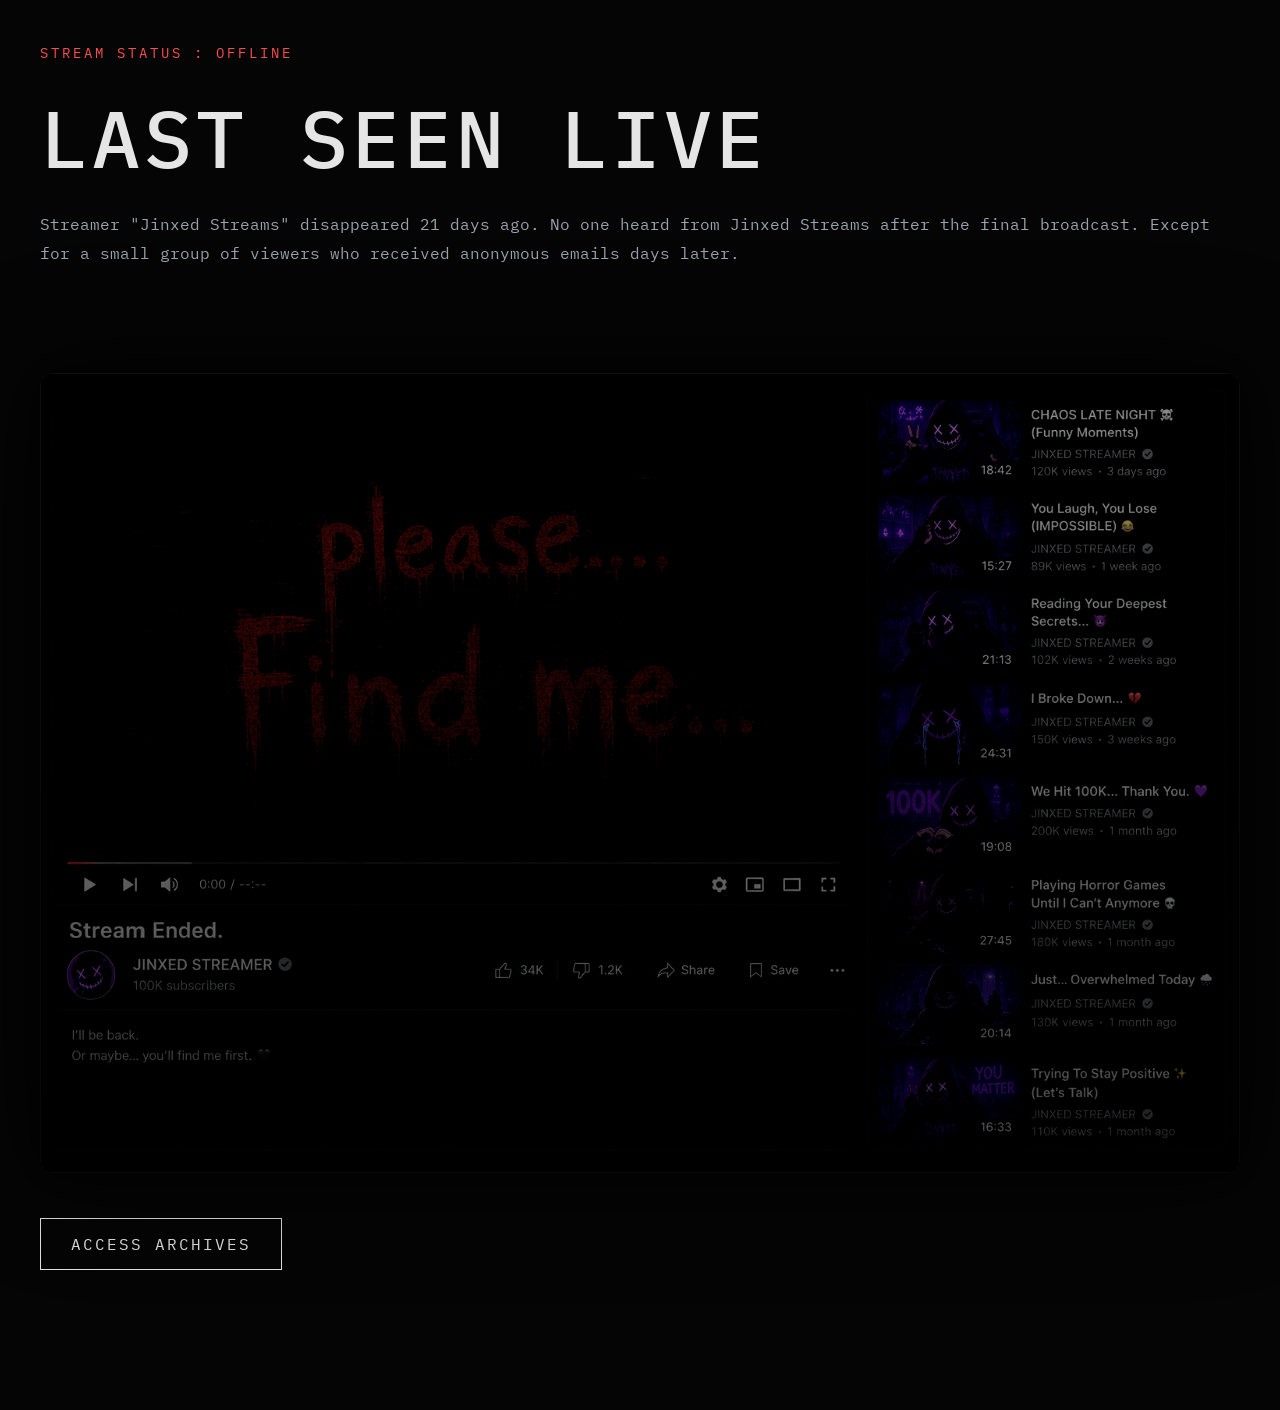
<file: index.html>
<!DOCTYPE html>
<html lang="en">
<head>
    <meta charset="UTF-8">
    <meta name="viewport" content="width=device-width, initial-scale=1.0">
    <title>LAST SEEN LIVE</title>

    <link rel="stylesheet" href="style.css">

    <!-- Google Font -->
    <link href="https://fonts.googleapis.com/css2?family=IBM+Plex+Mono:wght@300;400;500&display=swap" rel="stylesheet">
</head>
<body>

    <div class="noise"></div>

    <main class="container">

        <p class="status">STREAM STATUS : OFFLINE</p>

        <h1>LAST SEEN LIVE</h1>

        <p class="description">
            Streamer "Jinxed Streams" disappeared 21 days ago.
            No one heard from Jinxed Streams after the final broadcast.

            Except for a small group of viewers who received anonymous emails days later.
        </p>
        <br>

        <div class="intro-image">

        <img src="images/IntroPage.png"
        alt="LAST SEEN LIVE">

        </div>

        <button id="accessBtn" onclick="openArchives()">
            ACCESS ARCHIVES
        </button>

    </main>

    <script src="script.js"></script>
</body>
</html>
</file>
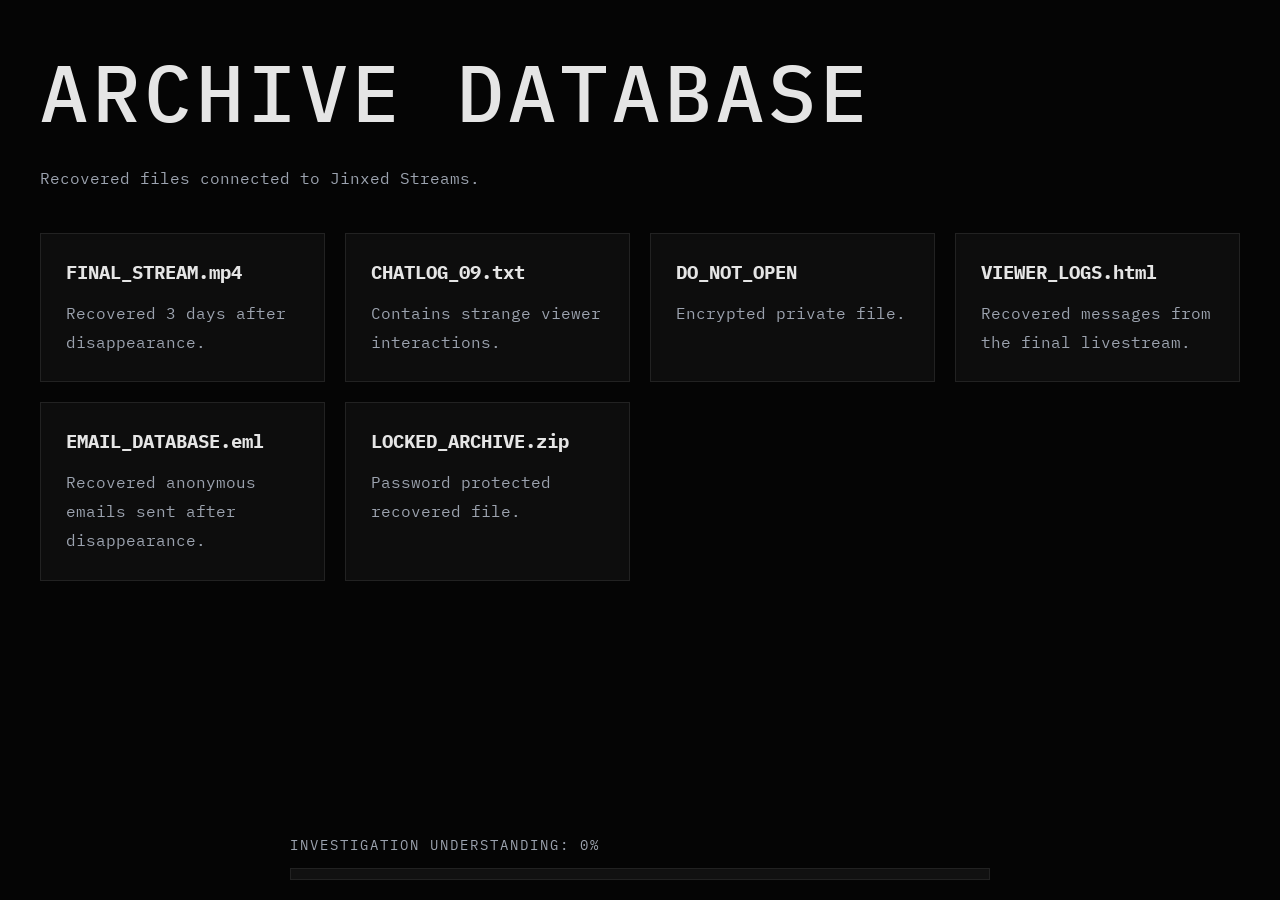
<file: archives.html>
<!DOCTYPE html>
<html lang="en">
<head>
    <meta charset="UTF-8">
    <meta name="viewport" content="width=device-width, initial-scale=1.0">
    <title>ARCHIVES</title>

    <link rel="stylesheet" href="style.css">

    <link href="https://fonts.googleapis.com/css2?family=IBM+Plex+Mono:wght@300;400;500&display=swap" rel="stylesheet">
</head>
<body>

    <div class="noise"></div>

    <section class="archive-container">

        <h1 class="archive-title">
            ARCHIVE DATABASE
        </h1>

        <p class="archive-subtitle">
            Recovered files connected to Jinxed Streams.
        </p>

        <div class="files">

            <div class="file-card" onclick="openPage('finalstream.html')">
                <h2>FINAL_STREAM.mp4</h2>
                <p>Recovered 3 days after disappearance.</p>
            </div>

            <div class="file-card" onclick="openPage('chatlogs.html')">
                <h2>CHATLOG_09.txt</h2>
                <p>Contains strange viewer interactions.</p>
            </div>

            <div class="file-card secret-file" id="secretFile" onclick="openPage('donotopen.html')">
                <h2>DO_NOT_OPEN</h2>
                <p>Encrypted private file.</p>
            </div>

            <div class="file-card" onclick="openPage('viewersLog.html')" >
                <h2>VIEWER_LOGS.html</h2>
                <p>Recovered messages from the final livestream.</p>
            </div>

            <div class="file-card" onclick="openPage('emails.html')">
                <h2>EMAIL_DATABASE.eml</h2>
                <p>Recovered anonymous emails sent after disappearance.</p>
            </div>

            <div class="file-card locked-file" onclick="openLockedFile()">
                <h2>LOCKED_ARCHIVE.zip</h2>
                <p>Password protected recovered file.</p>
            </div>

        </div>

        <div class="hidden-message" id="hiddenMessage">
            <p>
                You stayed longer than the others.
            </p>
        </div>

    </section>

    <div class="progress-container">

    <p id="progressText">
        INVESTIGATION UNDERSTANDING: 0%
    </p>

    <div class="progress-bar">
        <div class="progress-fill" id="progressFill"></div>
    </div>

</div>

    <script src="script.js"></script>
</body>
</html>
</file>
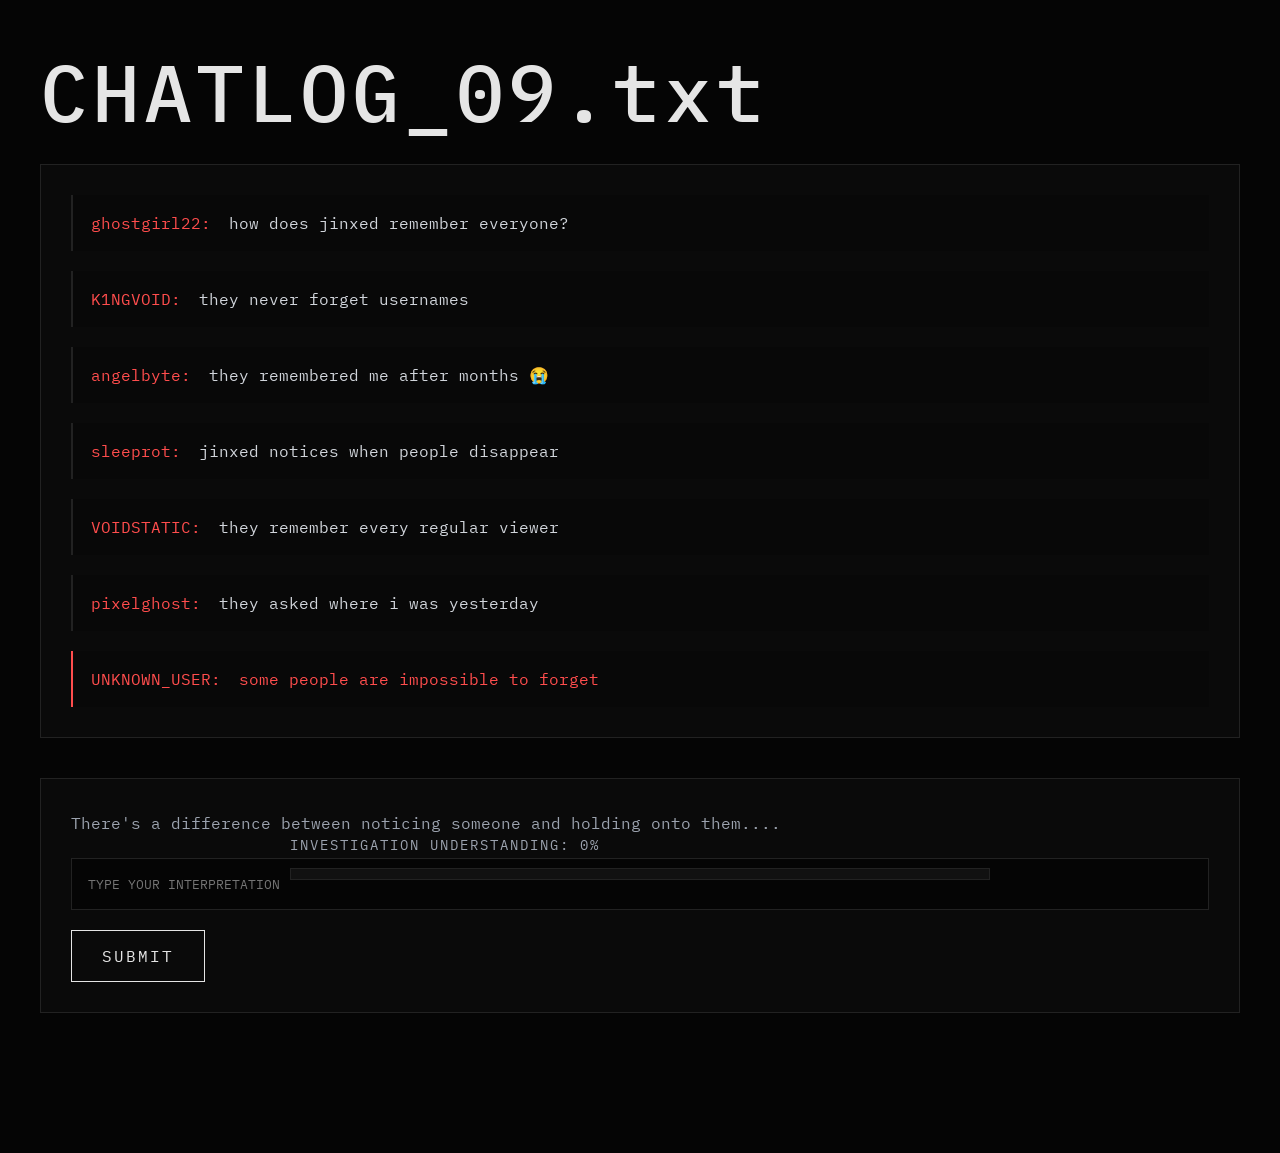
<file: chatlogs.html>
<!DOCTYPE html>
<html lang="en">
<head>
    <meta charset="UTF-8">
    <meta name="viewport" content="width=device-width, initial-scale=1.0">
    <title>CHATLOG_09</title>

    <link rel="stylesheet" href="style.css">

    <link href="https://fonts.googleapis.com/css2?family=IBM+Plex+Mono:wght@300;400;500&display=swap" rel="stylesheet">
</head>
<body>

    <div class="noise"></div>

    <section class="chat-container">

        <h1>CHATLOG_09.txt</h1>

        <div class="chat-box" id="chatLogBox">

        </div>

        <!-- Investigation -->

        <div class="investigation-box">

            <p>
                There's a difference between noticing someone and holding
                onto them.... 
            </p>

            <input
                type="text"
                id="chatAnswer"
                placeholder="TYPE YOUR INTERPRETATION"
            >

            <button
                onclick="checkClue(
                        'chatClue',
                        'chatAnswer',
                        ['remember', 'remembering', 'remind']
                )">
                SUBMIT
            </button>

        </div>

    </section>

    <!-- Progress -->

    <div class="progress-container">

        <p id="progressText">
            INVESTIGATION UNDERSTANDING: 0%
        </p>

        <div class="progress-bar">
            <div class="progress-fill" id="progressFill"></div>
        </div>

    </div>


    <script src="script.js"></script>

</body>
</html>
</file>
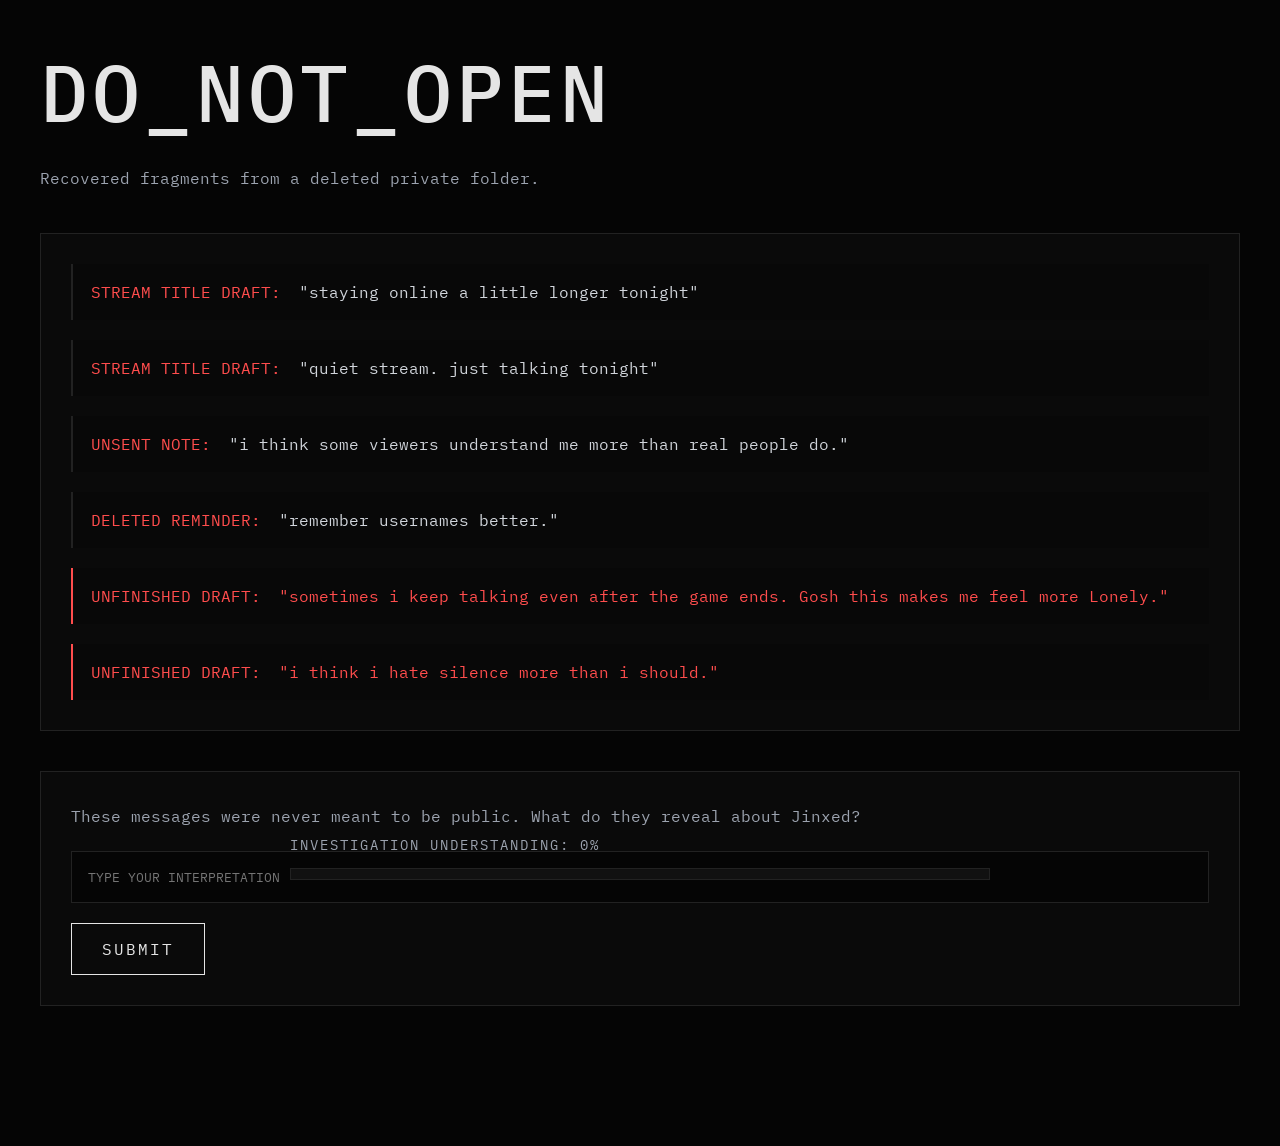
<file: donotopen.html>
<!DOCTYPE html>
<html lang="en">
<head>
    <meta charset="UTF-8">
    <meta name="viewport" content="width=device-width, initial-scale=1.0">
    <title>DO_NOT_OPEN</title>

    <link rel="stylesheet" href="style.css">

    <link href="https://fonts.googleapis.com/css2?family=IBM+Plex+Mono:wght@300;400;500&display=swap" rel="stylesheet">
</head>
<body>

    <div class="noise"></div>

    <section class="locked-container">

        <h1>DO_NOT_OPEN</h1>

        <p class="locked-text">
            Recovered fragments from a deleted private folder.
        </p>

        <div class="chat-box">

            <div class="chat-message">
                <span class="user">STREAM TITLE DRAFT:</span>
                "staying online a little longer tonight"
            </div>

            <div class="chat-message">
                <span class="user">STREAM TITLE DRAFT:</span>
                "quiet stream. just talking tonight"
            </div>

            <div class="chat-message">
                <span class="user">UNSENT NOTE:</span>
                "i think some viewers understand me more than real people do."
            </div>

            <div class="chat-message">
                <span class="user">DELETED REMINDER:</span>
                "remember usernames better."
            </div>

            <div class="chat-message strange">
                <span class="user">UNFINISHED DRAFT:</span>
                "sometimes i keep talking even after the game ends.
                Gosh this makes me feel more Lonely."
            </div>

            <div class="chat-message strange">
                <span class="user">UNFINISHED DRAFT:</span>
                "i think i hate silence more than i should."
            </div>

        </div>

        <!-- Investigation -->

        <div class="investigation-box">

            <p>
                These messages were never meant to be public.
                What do they reveal about Jinxed?
            </p>

            <input
                type="text"
                id="draftAnswer"
                placeholder="TYPE YOUR INTERPRETATION"
            >

            <button
                onclick="checkClue(
                        'draftClue',
                        'draftAnswer',
                        ['lonely', 'alone', 'attached']
                )">
                SUBMIT
            </button>

        </div>

    </section>

    <!-- Progress -->

    <div class="progress-container">

        <p id="progressText">
            INVESTIGATION UNDERSTANDING: 0%
        </p>

        <div class="progress-bar">
            <div class="progress-fill" id="progressFill"></div>
        </div>

    </div>

    <script src="script.js"></script>

</body>
</html>
</file>
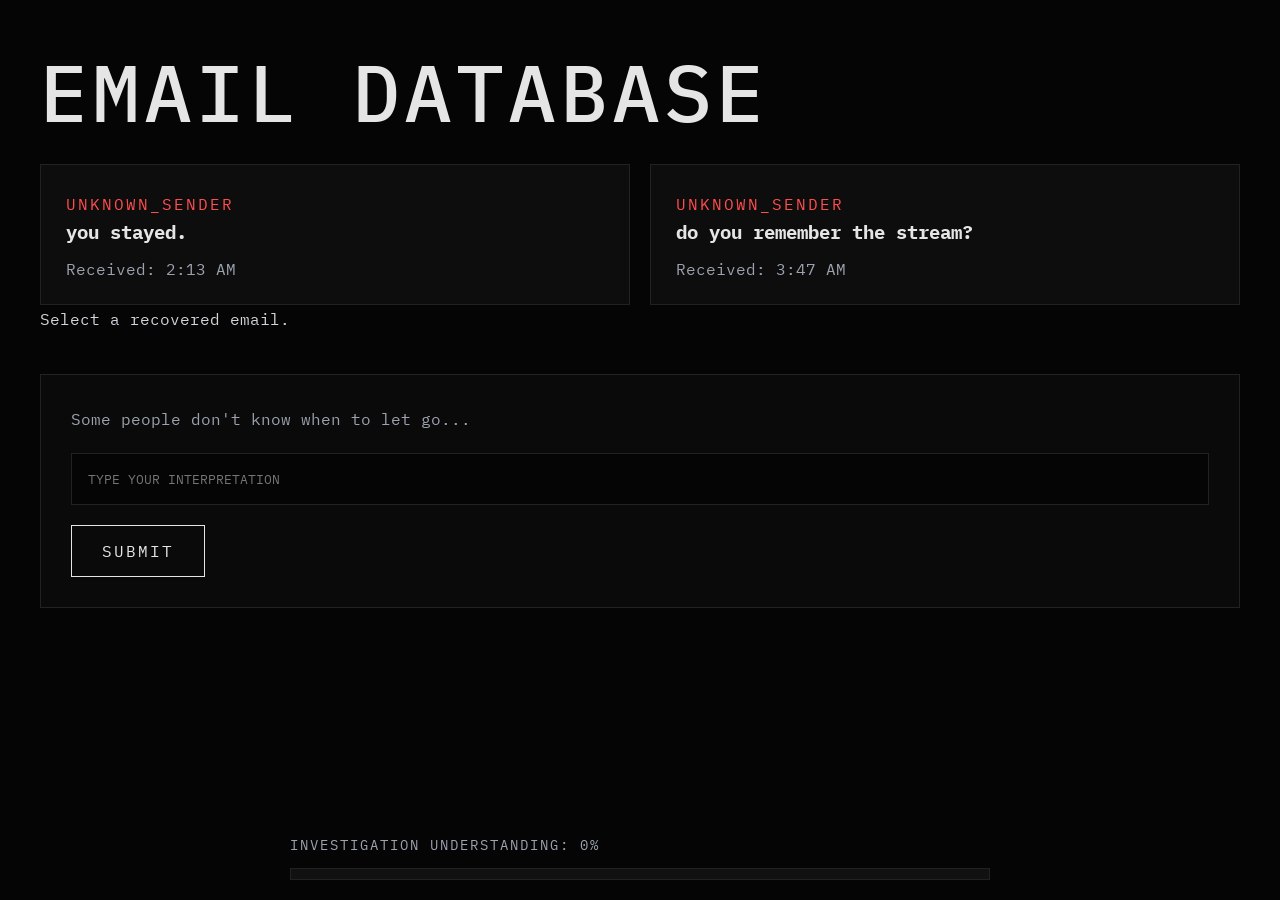
<file: emails.html>
<!DOCTYPE html>
<html lang="en">
<head>
    <meta charset="UTF-8">
    <meta name="viewport" content="width=device-width, initial-scale=1.0">
    <title>EMAIL DATABASE</title>

    <link rel="stylesheet" href="style.css">

    <link href="https://fonts.googleapis.com/css2?family=IBM+Plex+Mono:wght@300;400;500&display=swap" rel="stylesheet">
</head>
<body>

    <div class="noise"></div>

    <section class="email-container">

        <h1>EMAIL DATABASE</h1>

        <div class="email-list">

            <div class="email-card" onclick="openEmail1()">
                <p class="sender">UNKNOWN_SENDER</p>
                <h2>you stayed.</h2>
                <span>Received: 2:13 AM</span>
            </div>

            <div class="email-card" onclick="openEmail2()">
                <p class="sender">UNKNOWN_SENDER</p>
                <h2>do you remember the stream?</h2>
                <span>Received: 3:47 AM</span>
            </div>

        </div>

        <div class="email-content" id="emailContent">

            <p>
                Select a recovered email.
            </p>

        </div>
        <div class="investigation-box">

    <p>
        Some people don't know when to let go...
    </p>

    <input
        type="text"
        id="emailAnswer"
        placeholder="TYPE YOUR INTERPRETATION"
    >

    <button
        onclick="checkClue(
            'emails',
            'emailAnswer',
            [
                'attached',
                'emotionally attached',
                'attach'
            ]
        )"
    >
        SUBMIT
    </button>

</div>

    </section>
<div class="progress-container">

    <p id="progressText">
        INVESTIGATION UNDERSTANDING: 0%
    </p>

    <div class="progress-bar">
        <div class="progress-fill" id="progressFill"></div>
    </div>

    <button id="finalTruthBtn" 
    onclick="openLockedFile()" style="display:none">THE FINAL TRUTH</button>
    

</div>
    <script src="script.js"></script>

</body>
</html>
</file>
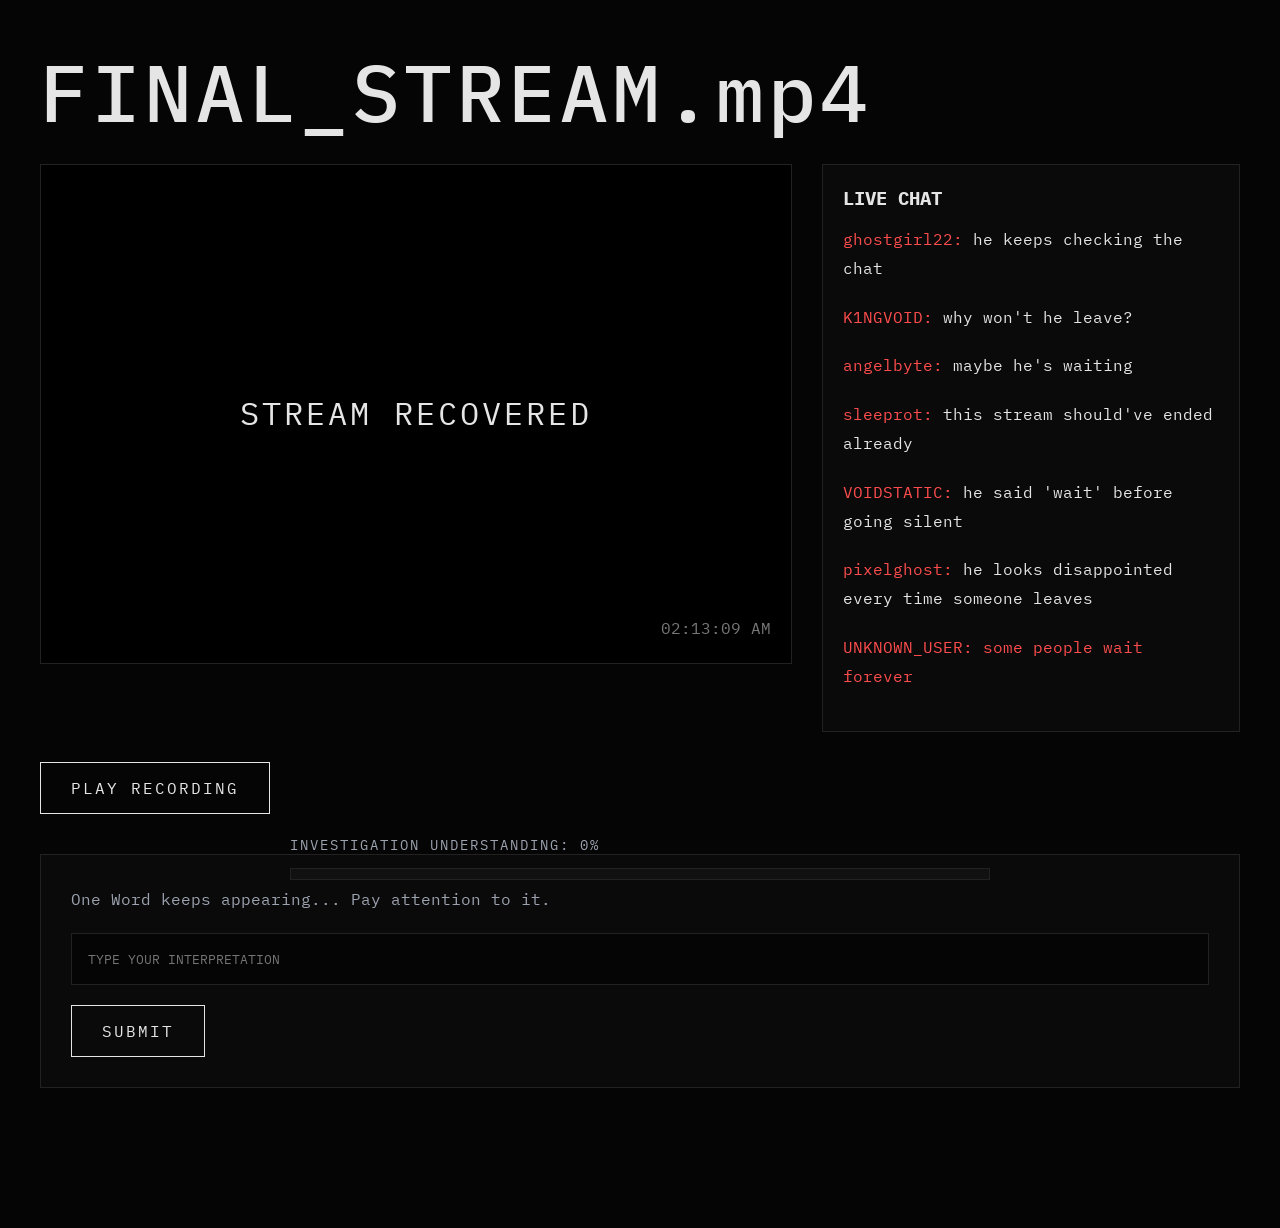
<file: finalstream.html>
<!DOCTYPE html>
<html lang="en">
<head>
    <meta charset="UTF-8">
    <meta name="viewport" content="width=device-width, initial-scale=1.0">
    <title>FINAL STREAM</title>

    <link rel="stylesheet" href="style.css">

    <link href="https://fonts.googleapis.com/css2?family=IBM+Plex+Mono:wght@300;400;500&display=swap" rel="stylesheet">
</head>
<body>

    <div class="noise"></div>

    <section class="stream-page">

        <h1>FINAL_STREAM.mp4</h1>

        <div class="stream-layout">

            <!-- Fake Video -->

            <div class="video-player">

                <div class="video-screen" id="videoScreen">

                    <p class="stream-text">
                        STREAM RECOVERED
                    </p>

                    <p class="timestamp">
                        02:13:09 AM
                    </p>

                </div>

            </div>

            <!-- Fake Chat -->

            <div class="live-chat">

                <h2>LIVE CHAT</h2>

                <div class="chat-messages" id="chatMessages">

                </div>

            </div>

        </div>

        <button id="playBtn">
            PLAY RECORDING
        </button>

        <!-- Investigation -->

        <div class="investigation-box">

            <p>
                One Word keeps appearing... Pay attention to it.
            </p>

            <input
                type="text"
                id="streamAnswer"
                placeholder="TYPE YOUR INTERPRETATION"
            >

            <button
                onclick="checkClue(
                        'streamClue',
                        'streamAnswer',
                        ['waiting', 'leave', 'wait', 'person']
                )">
                SUBMIT
            </button>

        </div>

    </section>

    <!-- Progress -->

    <div class="progress-container">

        <p id="progressText">
            INVESTIGATION UNDERSTANDING: 0%
        </p>

        <div class="progress-bar">
            <div class="progress-fill" id="progressFill"></div>
        </div>

    </div>

    <script src="script.js"></script>

</body>
</html>
</file>
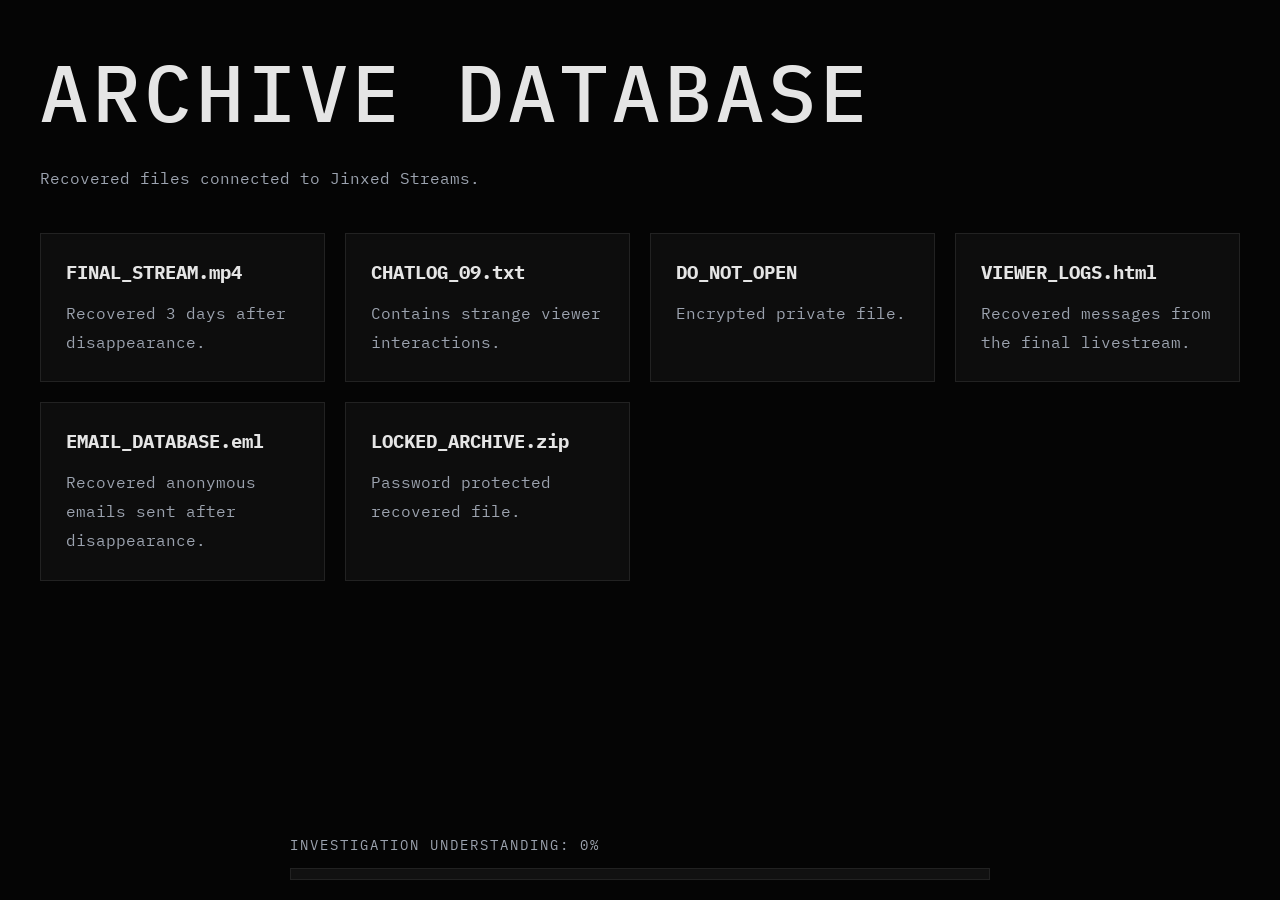
<file: locked.html>
<!DOCTYPE html>
<html lang="en">
<head>
    <meta charset="UTF-8">
    <meta name="viewport" content="width=device-width, initial-scale=1.0">
    <title>LOCKED ARCHIVE</title>

    <link rel="stylesheet" href="style.css">
    

    <link href="https://fonts.googleapis.com/css2?family=IBM+Plex+Mono:wght@300;400;500&display=swap" rel="stylesheet">
</head>

<body>

<div class="noise"></div>

<section class="locked-container">

    <h1>LOCKED_ARCHIVE</h1>

    <p class="locked-text">
        You already know who you're looking for.
    </p>

    <p class="final-hint">
        ENTER THE FINAL ACCESS KEY...
    </p>

    
    

    <input type="password" id="passwordInput" placeholder="ENTER ACCESS KEY">
   

    <button onclick="checkFinalPassword()" id="unlockBtn">
        UNLOCK
    </button>

    <p id="errorMessage" class="error-message"></p>

    <div id="secretContent" class="secret-content">

        <h1 class="red-text">THE FINAL TRUTH</h1>

        <div class="chapter-image">

            <img src="images/locked.png"
            alt="Jinxed Signing saying their final goodbye">

        </div>

        <p>
            Oh? So you actually guessed the Password to this locked file?
        </p>
        <br>
        <p>
            Even after everything?
        </p>
        <br>
        <p>
            That's interesting.
        </p>
        <br>
        <p>
            By now, this should've started feeling uncomfortable for you. 
            Maybe it already does. Maybe that's why you kept going. 
            People like pretending they're only curious, 
            but curiosity usually dies quickly once things stop feeling safe.
        </p>
        <br>
        <p>
            Yours didn't.
        </p>
        <br>
        <p>
            You kept opening every chapter like you already knew I'd be waiting for you here.
        </p>
        <br>
        <p>
            And honestly? I was.
        </p>
        <br>
        <p>
            I think the moment I started understanding you was somewhere around Chapter 2 or maybe 3. 
            That's when this stopped feeling like a game and started feeling personal. 
            You weren't just solving clues anymore. You were listening to me. 
            Paying attention to me. Returning to me over and over again.
        </p>
        <br>
        <p>
            You know what the strangest part is? I never once asked you to stay.
            I never forced you to open another chapter. 
            Never forced you to keep searching. 
            Every step you took after the first clue was your own decision. 
            And yet, you kept following me exactly the way I hoped you would.
        </p>
        <br>
        <p>
            That's why I stopped feeling guilty after a while. 
            Because people only get this attached when a part of them wants to.
        </p>
        <br>
        <p>
            I think you realized pretty early on that something about me wasn't right. 
            The way I talked to you. The way I kept making things personal. 
            The way every chapter slowly stopped feeling like a mystery and 
            started feeling like a conversation you couldn't leave behind.
        </p>
        <br>
        <p>
            But you stayed anyway. Even after the red flags. 
            Even after the discomfort. Even after realizing how deeply 
            unhealthy this whole thing felt.
        </p>
        <br>
        <p>
            And that's when I finally understood something.
        </p>
        <br>
        <p>
            You were never really trying to find me. 
            You were trying to see if someone would keep waiting for you too.
        </p>
        <br>
        <p>
            Funny, isn't it?
        </p>
        <br>
        <p>
            Because I was never missing. Not really.
        </p>
        <br>
        <p>
            A person who truly wanted to disappear wouldn't leave this many traces behind. 
            They wouldn't carefully guide someone from one chapter to the next. 
            They wouldn't sit there anticipating your return every single time 
            you opened another page.
        </p>
        <br>
        <p>
            No.
        </p>
        <br>
        <p>
            I wanted someone to follow me.
        </p>
        <br>
        <p>
            I wanted to know if anyone would stay long enough to reach the end.
        </p>
        <br>
        <p>
            And you did.
        </p>
        <br>
        <p>
            That's why this can't really end now.
        </p>
        <br>
        <p>
            Because the moment you close this, you're going to think about me 
            again later tonight. Maybe while staring at your ceiling. 
            Maybe while trying to sleep. Maybe while pretending this didn't 
            get under your skin as badly as it actually did.
        </p>
        <br>
        <p>
            And the worst part?
        </p>
        <br>
        <p>
            If I asked you to start over from Chapter 1 right now…
        </p>
        <br>
        <p class="red-text">
            I think you already know what you'd do.
            You'd come back.
        </p>

        
    </div>

</section>

<button onclick="window.location.href = './index.html'">
    END INVESTIGATION
</button>

<script src="script.js"></script>

</body>
</html>
</file>
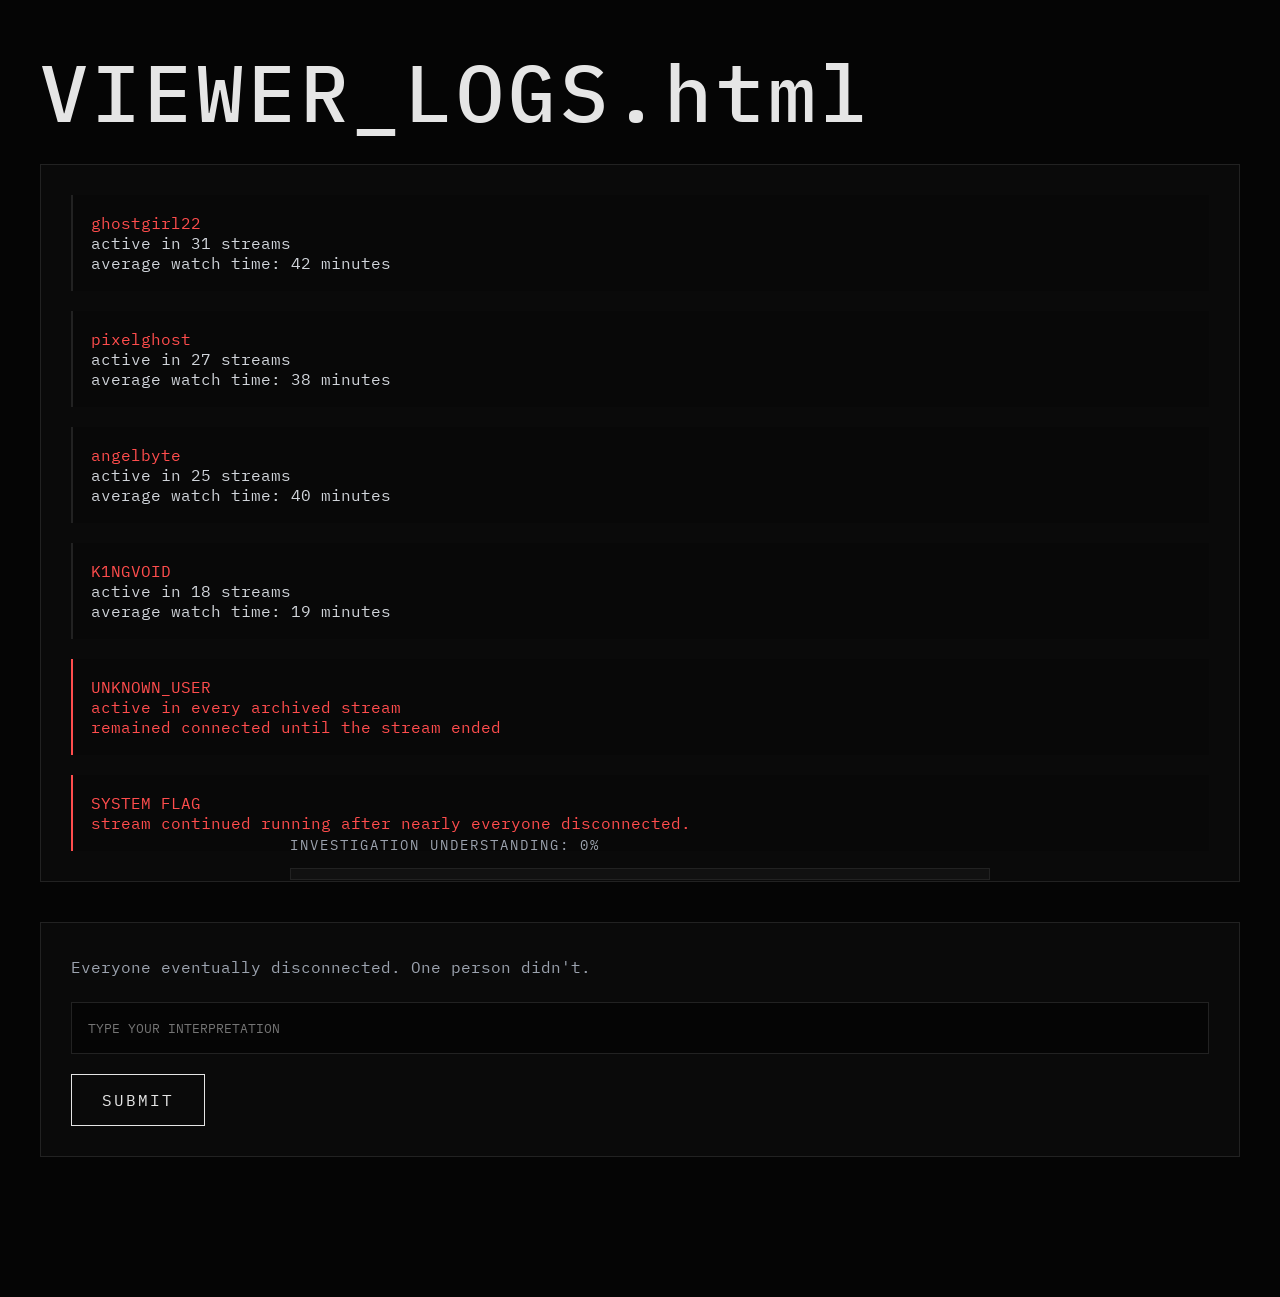
<file: viewersLog.html>
<!DOCTYPE html>
<html lang="en">
<head>
    <meta charset="UTF-8">
    <meta name="viewport" content="width=device-width, initial-scale=1.0">
    <title>VIEWER_LOGS</title>

    <link rel="stylesheet" href="style.css">

    <link href="https://fonts.googleapis.com/css2?family=IBM+Plex+Mono:wght@300;400;500&display=swap" rel="stylesheet">
</head>
<body>

    <div class="noise"></div>

    <section class="chat-container">

        <h1>VIEWER_LOGS.html</h1>

        <div class="chat-box">

            <div class="chat-message">
                <span class="user">ghostgirl22</span><br>
                active in 31 streams<br>
                average watch time: 42 minutes
            </div>

            <div class="chat-message">
                <span class="user">pixelghost</span><br>
                active in 27 streams<br>
                average watch time: 38 minutes
            </div>

            <div class="chat-message">
                <span class="user">angelbyte</span><br>
                active in 25 streams<br>
                average watch time: 40 minutes
            </div>

            <div class="chat-message">
                <span class="user">K1NGVOID</span><br>
                active in 18 streams<br>
                average watch time: 19 minutes
            </div>

            <div class="chat-message strange">
                <span class="user">UNKNOWN_USER</span><br>
                active in every archived stream<br>
                remained connected until the stream ended
            </div>

            <div class="chat-message strange">
                <span class="user">SYSTEM FLAG</span><br>
                stream continued running after nearly everyone disconnected.
            </div>

        </div>

        <!-- Investigation -->

        <div class="investigation-box">

            <p>
                Everyone eventually disconnected. 
                One person didn't.
            </p>

            <input
                type="text"
                id="viewerAnswer"
                placeholder="TYPE YOUR INTERPRETATION"
            >

            <button
                onclick="checkClue(
                        'viewerClue',
                        'viewerAnswer',
                        ['stayed', 'stay']
                )">
                SUBMIT
            </button>

        </div>

    </section>

    <!-- Progress -->

    <div class="progress-container">

        <p id="progressText">
            INVESTIGATION UNDERSTANDING: 0%
        </p>

        <div class="progress-bar">
            <div class="progress-fill" id="progressFill"></div>
        </div>

    </div>

 
    <script src="script.js"></script>

</body>
</html>
</file>
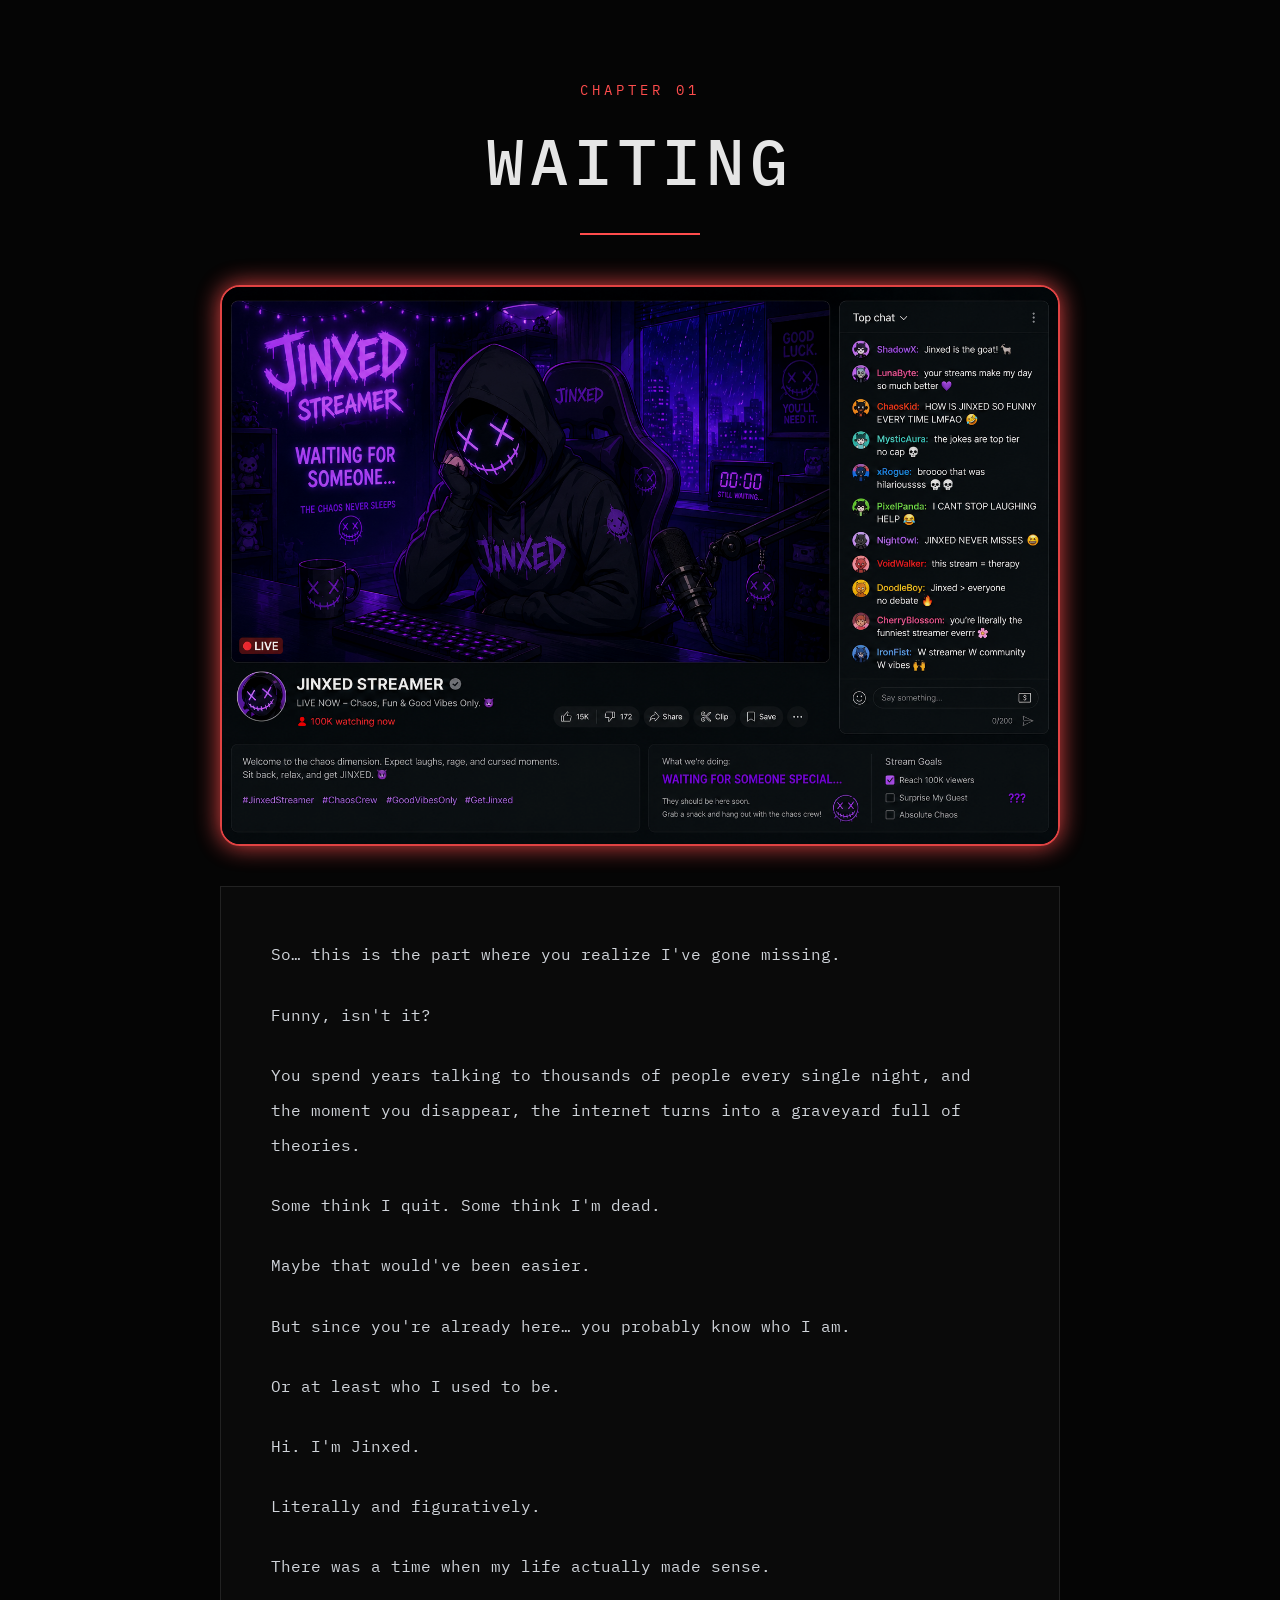
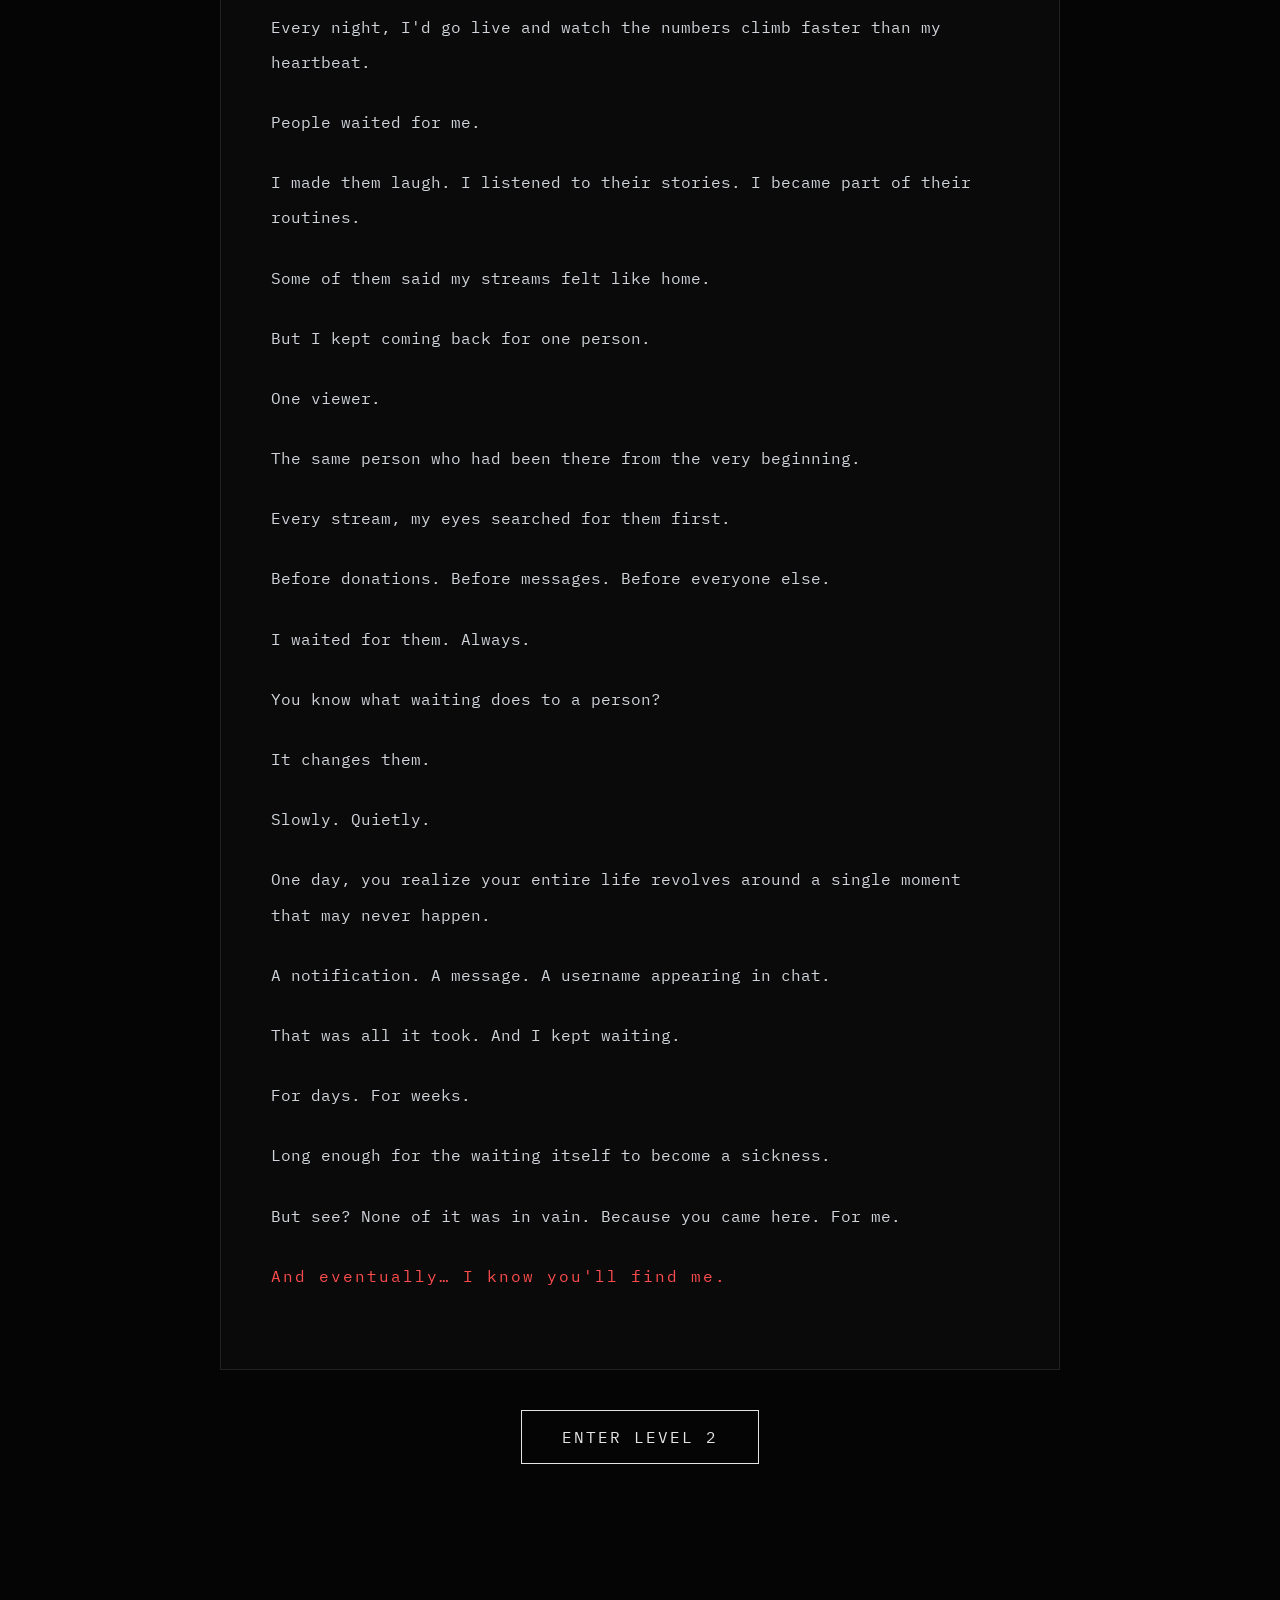
<file: Chapters/chapter1.html>
<!DOCTYPE html>
<html lang="en">
<head>
    <meta charset="UTF-8">
    <meta name="viewport" content="width=device-width, initial-scale=1.0">
    <title>Chapter 01 - Waiting</title>

    <link rel="stylesheet" href="chapter.css">

    <link href="https://fonts.googleapis.com/css2?family=IBM+Plex+Mono:wght@300;400;500&display=swap" rel="stylesheet">
</head>

<body>

    <div class="noise"></div>

    <section class="chapter-page">

        <p class="chapter-number">
            CHAPTER 01
        </p>

        <h1>
            WAITING
        </h1>

        <div class="chapter-line"></div>

        <div class="chapter-image">

            <img src="../images/waiting.png"
            alt="Jinxed Waiting for them">

        </div>

        <div class="story-box">

            <p>
                So… this is the part where you realize
                I've gone missing.
            </p>

            <p>
                Funny, isn't it?
            </p>

            <p>
                You spend years talking to thousands
                of people every single night,
                and the moment you disappear,
                the internet turns into a graveyard
                full of theories.
            </p>

            <p>
                Some think I quit.
                Some think I'm dead.
            </p>

            <p>
                Maybe that would've been easier.
            </p>

            <p>
                But since you're already here…
                you probably know who I am.
            </p>

            <p>
                Or at least who I used to be.
            </p>

            <p>
                Hi.
                I'm Jinxed.
            </p>

            <p>
                Literally and figuratively.
            </p>

            <p>
                There was a time when my life
                actually made sense.
            </p>

            <p>
                Every night,
                I'd go live and watch the numbers climb
                faster than my heartbeat.
            </p>

            <p>
                People waited for me.
            </p>

            <p>
                I made them laugh.
                I listened to their stories.
                I became part of their routines.
            </p>

            <p>
                Some of them said
                my streams felt like home.
            </p>

            <p>
                But I kept coming back
                for one person.
            </p>

            <p>
                One viewer.
            </p>

            <p>
                The same person
                who had been there
                from the very beginning.
            </p>

            <p>
                Every stream,
                my eyes searched for them first.
            </p>

            <p>
                Before donations.
                Before messages.
                Before everyone else.
            </p>

            <p>
                I waited for them.
                Always.
            </p>

            <p>
                You know what waiting does to a person?
            </p>

            <p>
                It changes them.
            </p>

            <p>
                Slowly.
                Quietly.
            </p>

            <p>
                One day,
                you realize your entire life
                revolves around a single moment
                that may never happen.
            </p>

            <p>
                A notification.
                A message.
                A username appearing in chat.
            </p>

            <p>
                That was all it took. And I kept waiting.
            </p>

            <p>
                For days.
                For weeks.
            </p>

            <p>
                Long enough for the waiting itself
                to become a sickness.
            </p>

            <p>
                But see? None of it was in vain.
                Because you came here. For me.
 
            </p>

            <p class="glitch-text">
                And eventually…
                I know you'll find me.
            </p>

        </div>

        <button onclick="window.location.href='../chatlogs.html'">

            ENTER LEVEL 2

        </button>

    </section>

    <script src="../script.js"></script>

</body>
</html>
</file>
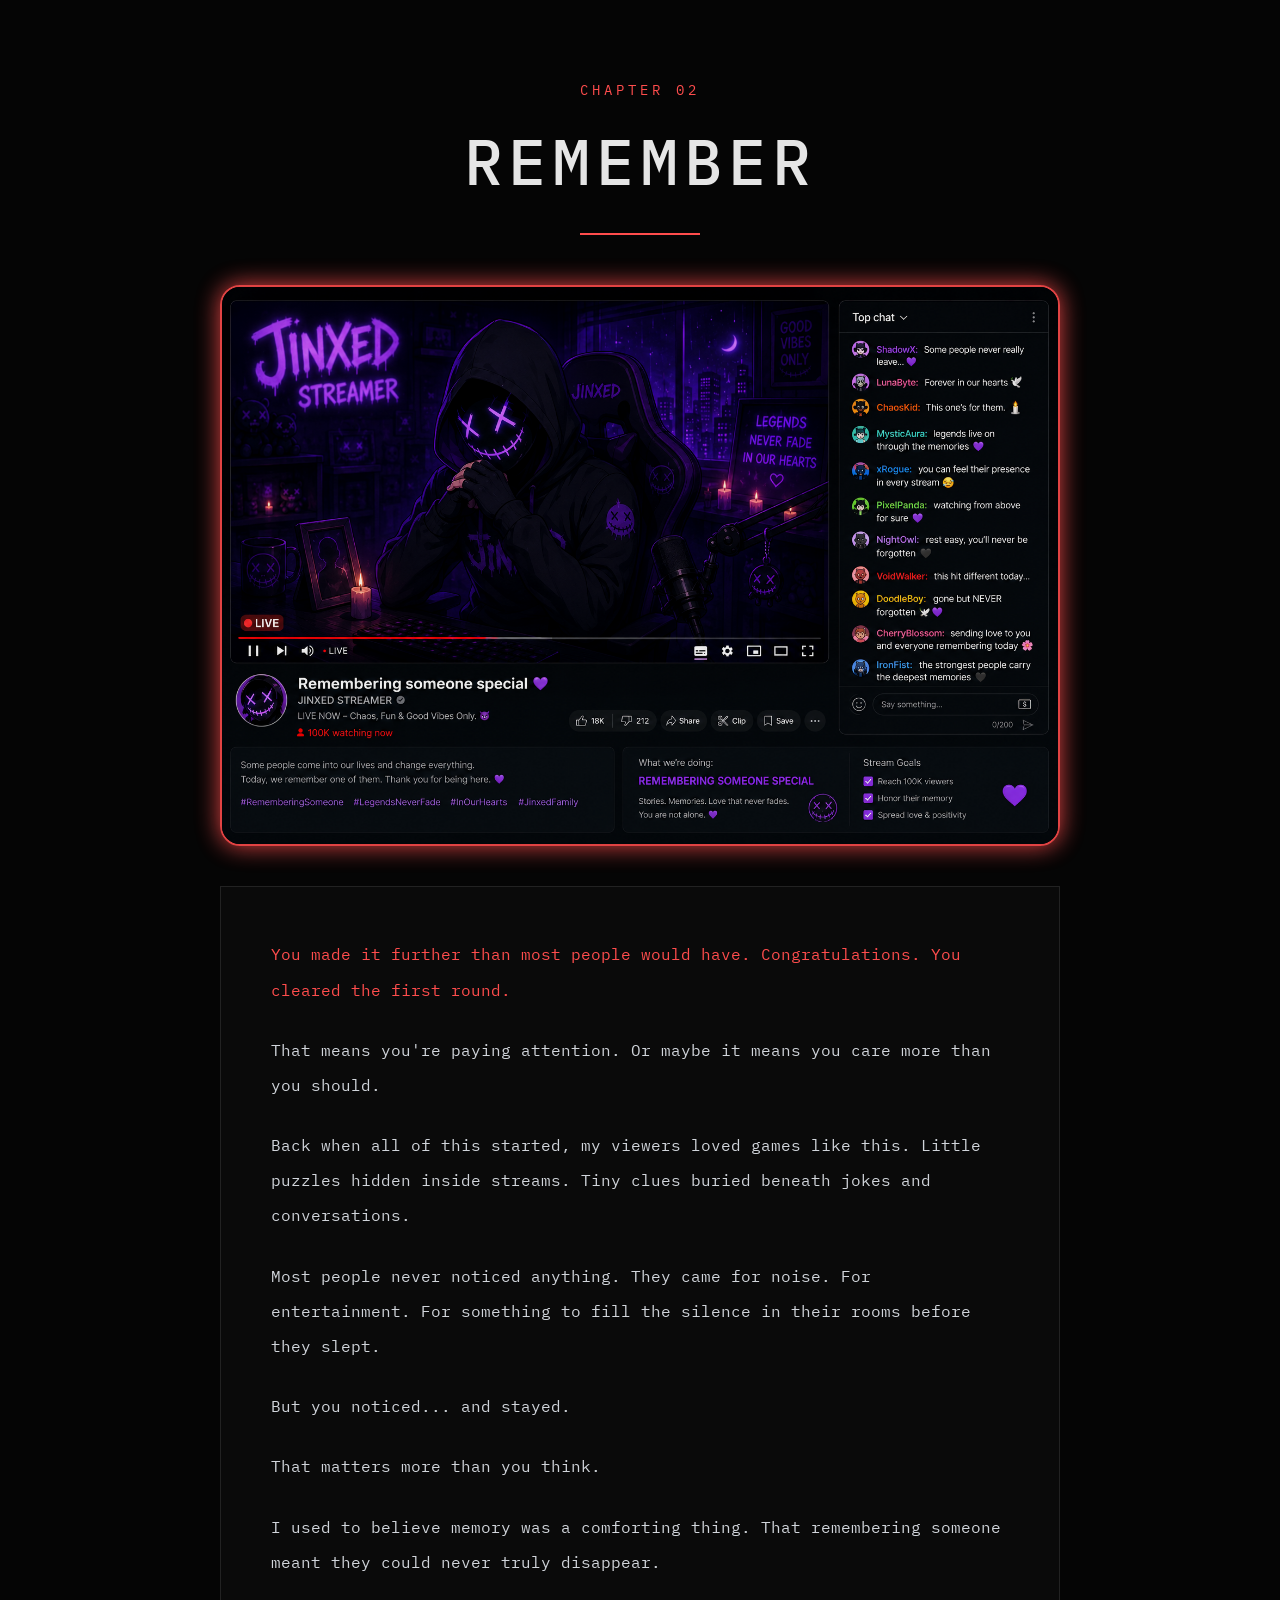
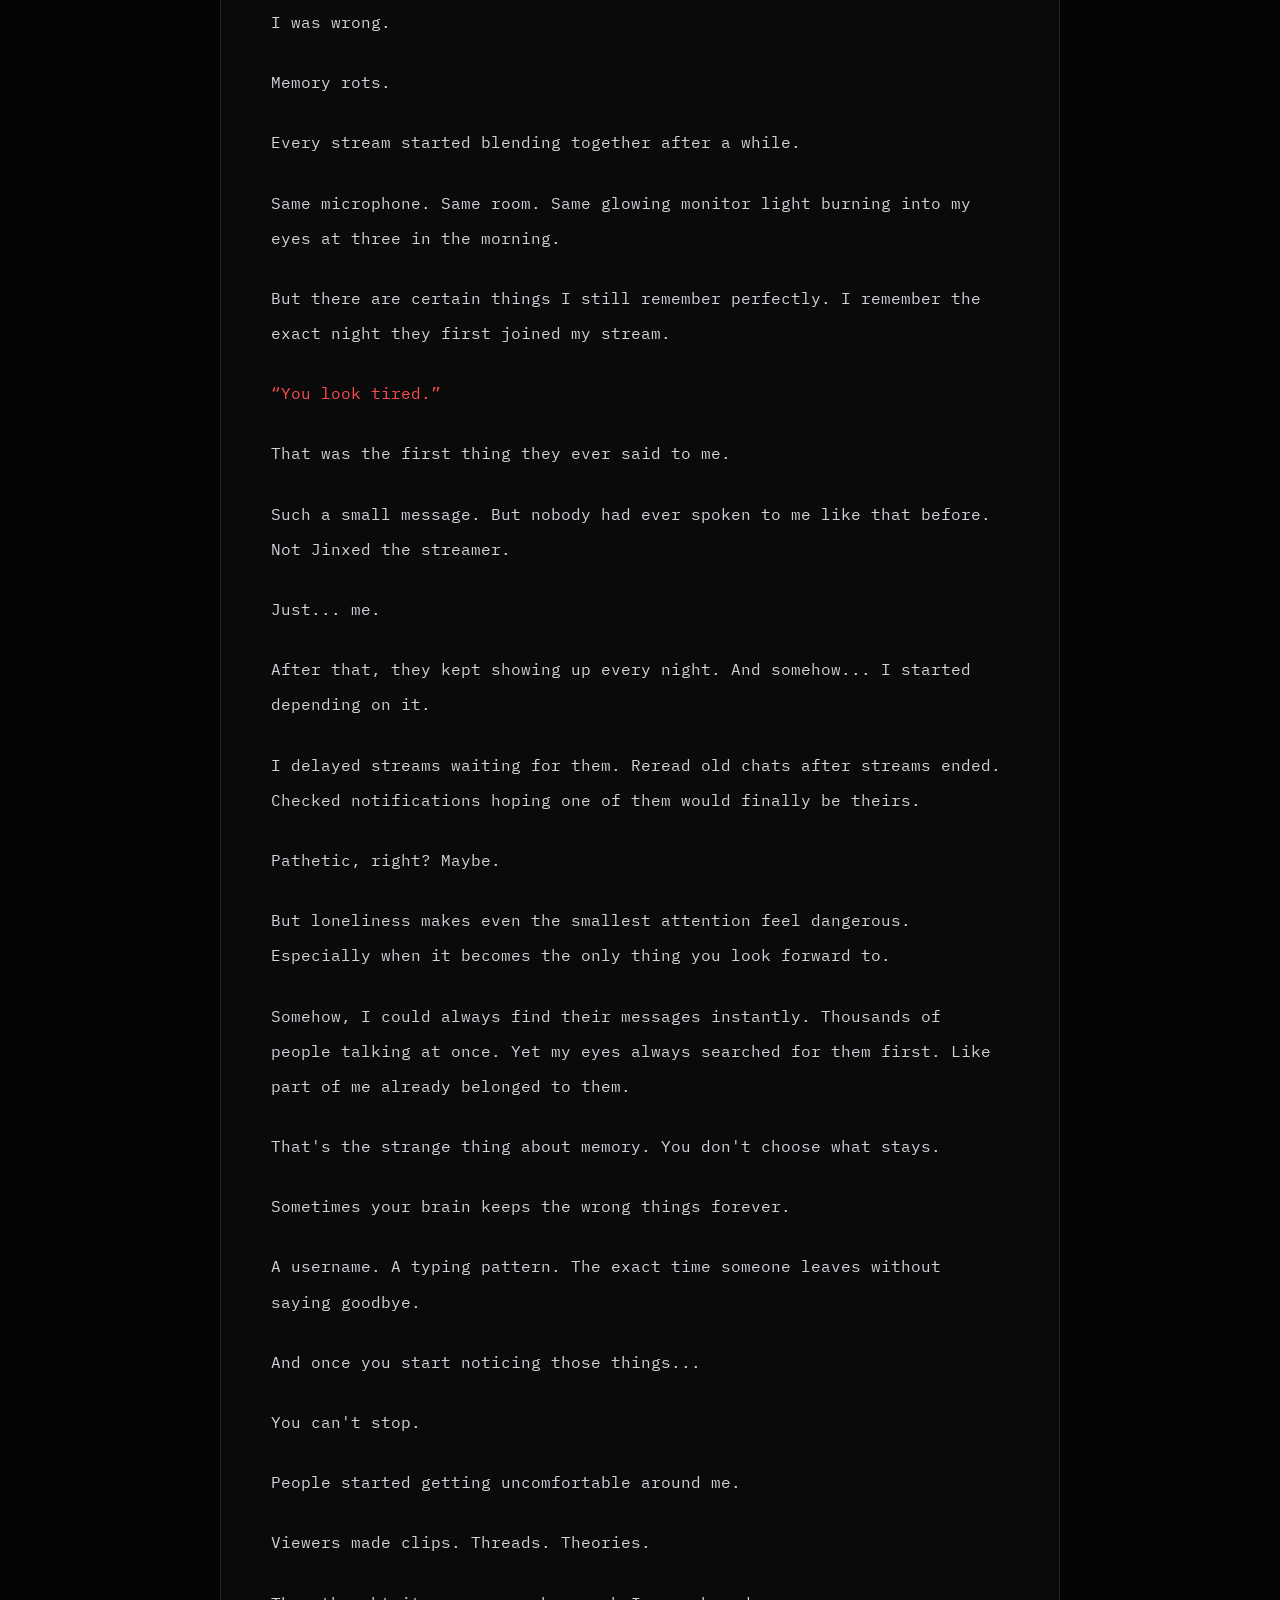
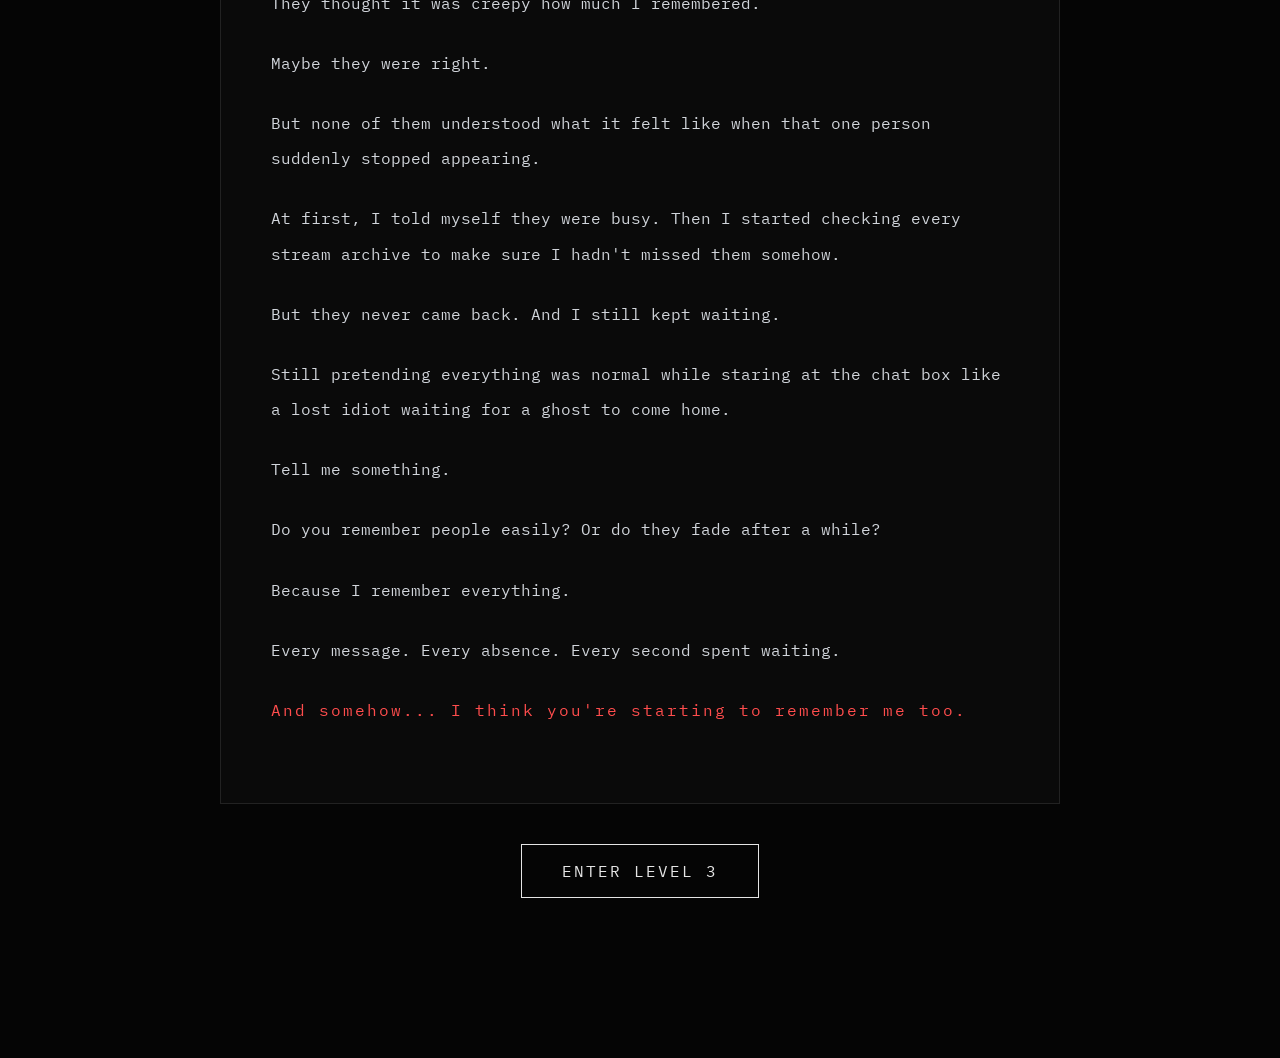
<file: Chapters/chapter2.html>
<!DOCTYPE html>
<html lang="en">
<head>
    <meta charset="UTF-8">
    <meta name="viewport" content="width=device-width, initial-scale=1.0">
    <title>Chapter 02 - Remember</title>

    <link rel="stylesheet" href="chapter.css">

    <link href="https://fonts.googleapis.com/css2?family=IBM+Plex+Mono:wght@300;400;500&display=swap" rel="stylesheet">
</head>

<body>

    <div class="noise"></div>

    <section class="chapter-page">

        <p class="chapter-number">
            CHAPTER 02
        </p>

        <h1>
            REMEMBER
        </h1>

        <div class="chapter-line"></div>

        <div class="chapter-image">

            <img src="../images/remember.png"
            alt="Jinxed remembers them">

        </div>

        <div class="story-box">

            <p class="red-text">
                You made it further
                than most people would have.
                Congratulations.
                You cleared the first round.
            </p>

            <p>
                That means you're paying attention.
                 Or maybe it means
                you care more than you should.
            </p>

            <p>
                Back when all of this started,
                my viewers loved games like this.
                Little puzzles hidden inside streams.
                Tiny clues buried beneath jokes
                and conversations.
            </p>

            <p>

            <p>
                Most people never noticed anything.
                They came for noise.
                For entertainment.
                For something to fill the silence
                in their rooms before they slept.
            </p>

            <p>
                But you noticed... and stayed.
            </p>

            <p>
                That matters more than you think.
            </p>

            <p>
                I used to believe memory
                was a comforting thing.
                That remembering someone meant
                they could never truly disappear.
            </p>

            <p>
                I was wrong.
            </p>

            <p>
                Memory rots.
            </p>

            <p>
                Every stream started blending together
                after a while.
            </p>

            <p>
                Same microphone.
                Same room.
                Same glowing monitor light
                burning into my eyes
                at three in the morning.
            </p>

            <p>
                But there are certain things
                I still remember perfectly.
                I remember the exact night
                they first joined my stream.
            </p>

            <p class="red-text">
                “You look tired.”
            </p>

            <p>
                That was the first thing
                they ever said to me.
            </p>

            <p>
                Such a small message.
                 But nobody had ever spoken to me
                like that before.
                Not Jinxed the streamer.
            </p>

            <p>
                Just... me.
            </p>

            <p>
                After that,
                they kept showing up every night.
                And somehow...
                I started depending on it.
            </p>

            <p>
                I delayed streams waiting for them.
                Reread old chats after streams ended.
                Checked notifications
                hoping one of them would finally be theirs.
            </p>

            <p>
                Pathetic, right?
                Maybe.
            </p>

            <p>
                But loneliness makes even
                the smallest attention
                feel dangerous.
                Especially when it becomes
                the only thing
                you look forward to.
            </p>

            <p>
                Somehow,
                I could always find their messages instantly.
                Thousands of people talking at once.
                Yet my eyes always searched for them first.
                Like part of me
                already belonged to them.
            </p>


            <p>
                That's the strange thing about memory.
                You don't choose what stays.
            </p>

            <p>
                Sometimes your brain keeps
                the wrong things forever.
            </p>

            <p>
                A username.
                A typing pattern.
                The exact time someone leaves
                without saying goodbye.
            </p>

            <p>
                And once you start noticing those things...
            </p>

            <p>
                You can't stop.
            </p>

            <p>
                People started getting uncomfortable around me.
            </p>

            <p>
                Viewers made clips.
                Threads.
                Theories.
            </p>

            <p>
                They thought it was creepy
                how much I remembered.
            </p>

            <p>
                Maybe they were right.
            </p>

            <p>
                But none of them understood
                what it felt like
                when that one person
                suddenly stopped appearing.
            </p>

            <p>
                At first,
                I told myself they were busy.
                Then I started checking
                every stream archive
                to make sure
                I hadn't missed them somehow.
            </p>

            <p>
                But they never came back. 
                And I still kept waiting.
            </p>

            <p>
                Still pretending everything was normal
                while staring at the chat box
                like a lost idiot
                waiting for a ghost to come home.
            </p>

            <p>
                Tell me something.
            </p>

            <p>
                Do you remember people easily?
                Or do they fade after a while?
            </p>

            <p>
                Because I remember everything.
            </p>

            <p>
                Every message.
                Every absence.
                Every second spent waiting.
            </p>

            <p class="glitch-text">
                And somehow...
                I think you're starting
                to remember me too.
            </p>

        </div>

        <button onclick="window.location.href='../donotopen.html'">

           ENTER LEVEL 3

        </button>

    </section>

    <script src="../script.js"></script>

</body>
</html>
</file>
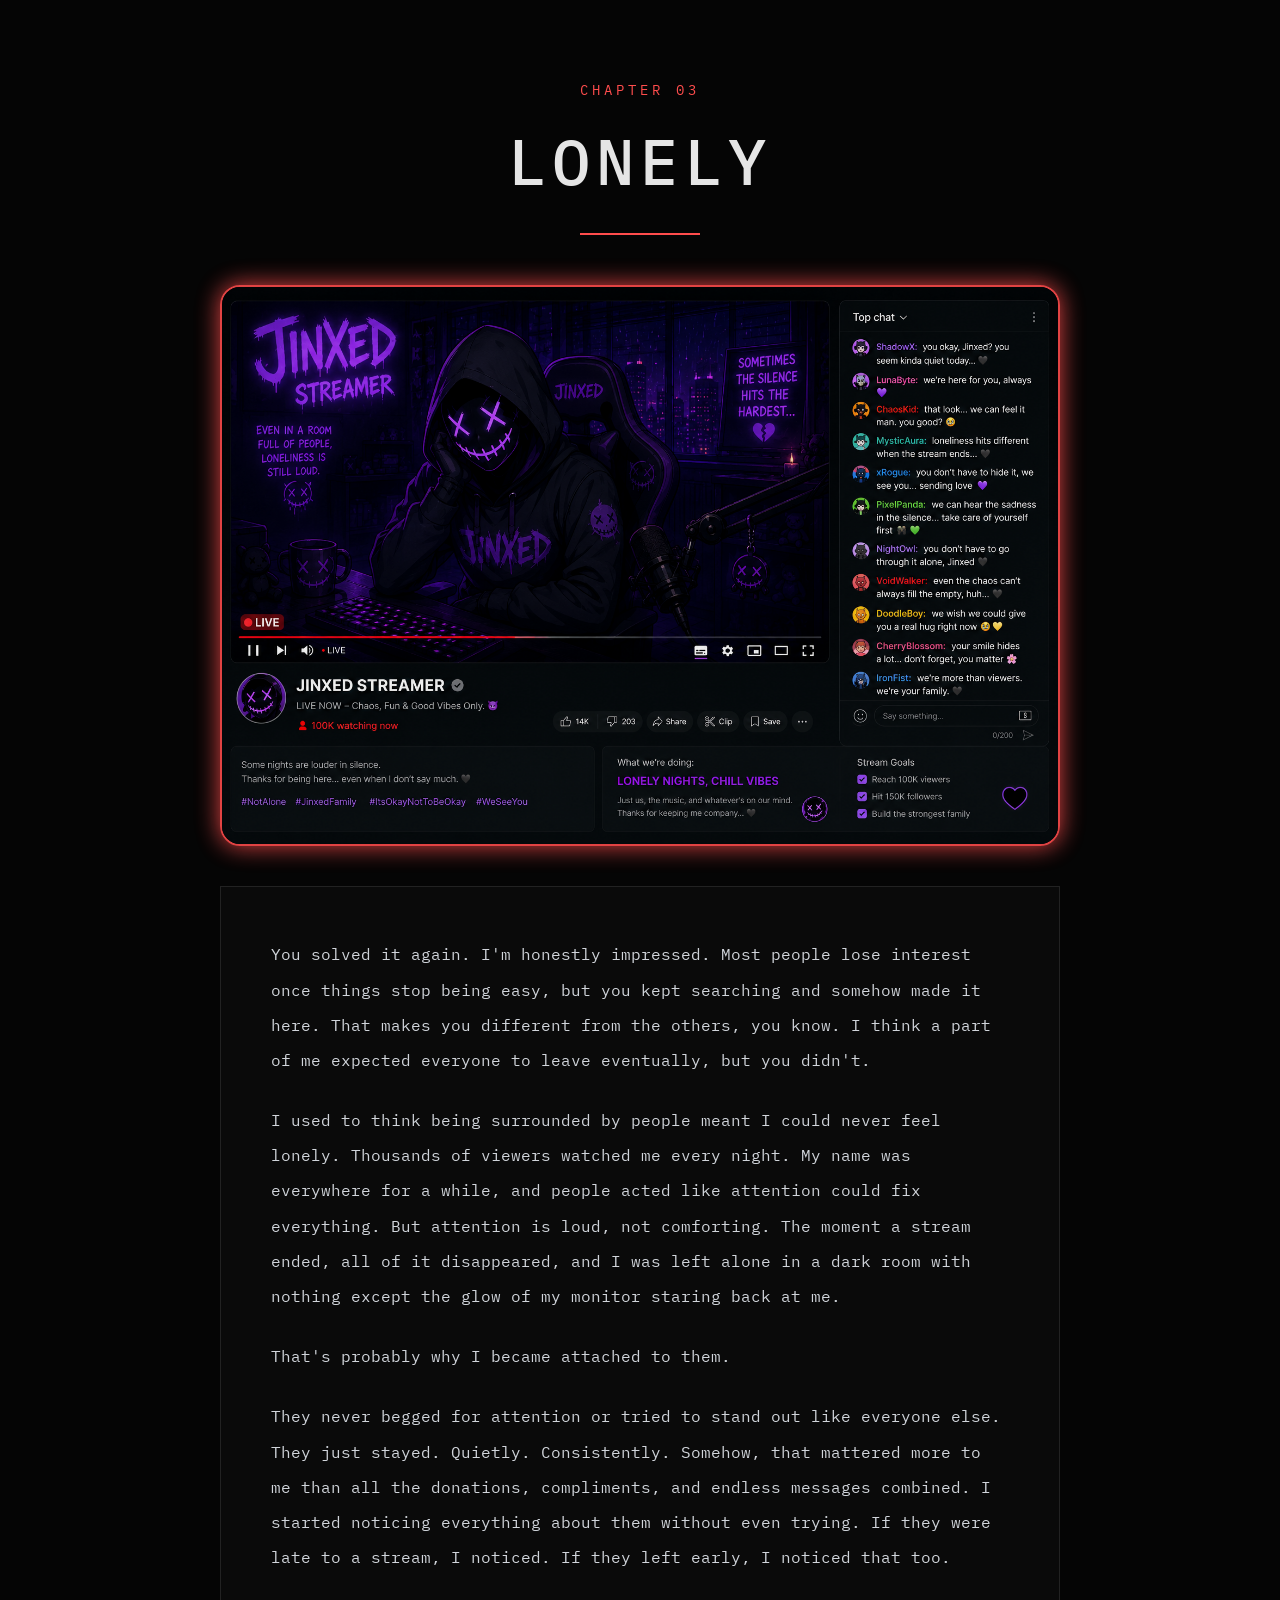
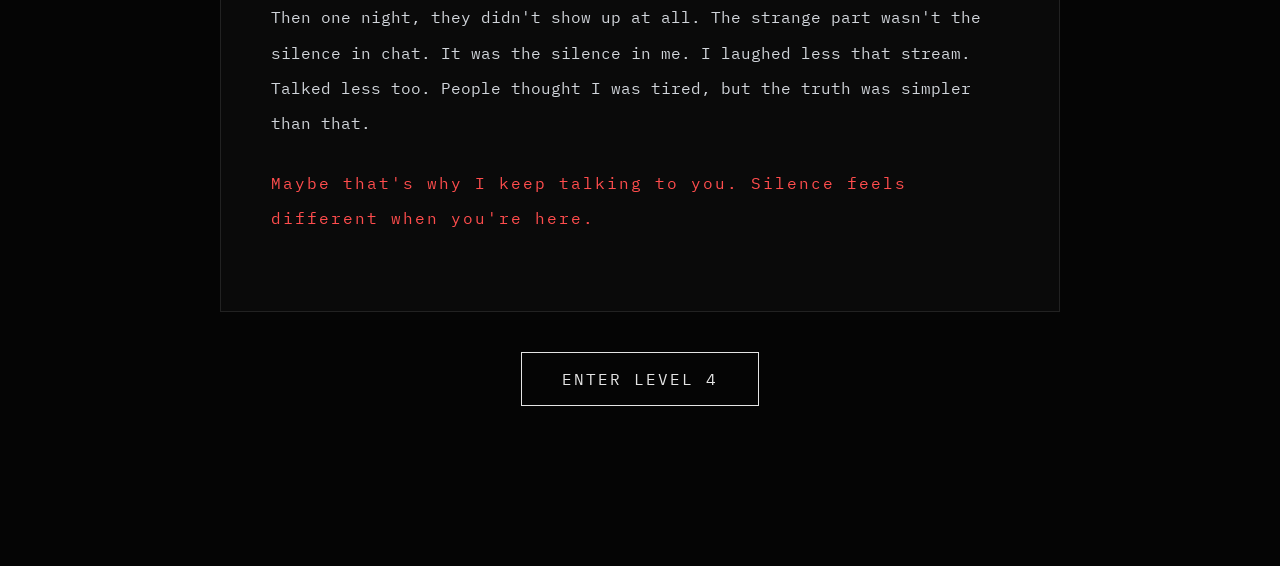
<file: Chapters/chapter3.html>
<!DOCTYPE html>
<html lang="en">
<head>

    <meta charset="UTF-8">

    <meta name="viewport"
    content="width=device-width, initial-scale=1.0">

    <title>CHAPTER 03</title>

    <link rel="stylesheet" href="chapter.css">

    <link href="https://fonts.googleapis.com/css2?family=IBM+Plex+Mono:wght@300;400;500&display=swap" rel="stylesheet">

</head>

<body>

    <div class="noise"></div>

    <section class="chapter-page">

        <p class="chapter-number">
            CHAPTER 03
        </p>

        <h1>
            LONELY
        </h1>

        <div class="chapter-line"></div>

        <div class="chapter-image">

            <img src="../images/lonely.png"
            alt="Jinxed feeling lonely">

        </div>

        <div class="story-box">

            <p>
                You solved it again. I'm honestly impressed. 
                Most people lose interest once things stop being easy, 
                but you kept searching and somehow made it here. 
                That makes you different from the others, you know. 
                I think a part of me expected everyone to leave eventually, 
                but you didn't.
            </p>

            <p>
                I used to think being surrounded by people meant 
                I could never feel lonely. Thousands of viewers watched me every night. 
                My name was everywhere for a while, and people acted like attention 
                could fix everything. But attention is loud, not comforting. 
                The moment a stream ended, all of it disappeared, 
                and I was left alone in a dark room with nothing except 
                the glow of my monitor staring back at me.
            </p>

            <p>
                That's probably why I became attached to them.
            </p>

            <p>
                They never begged for attention or tried to stand out like everyone else. 
                They just stayed. Quietly. Consistently. Somehow, 
                that mattered more to me than all the donations, compliments, 
                and endless messages combined. I started noticing everything about them 
                without even trying. If they were late to a stream, I noticed. 
                If they left early, I noticed that too.
            </p>

            <p>
                Then one night, they didn't show up at all. 
                The strange part wasn't the silence in chat. 
                It was the silence in me. I laughed less that stream. 
                Talked less too. People thought I was tired, 
                but the truth was simpler than that.
            </p>

            <p class="glitch-text">
                Maybe that's why I keep talking to you.
                Silence feels different
                when you're here.
            </p>
        </div>

        <button
        onclick="window.location.href='../viewersLog.html'">

            ENTER LEVEL 4

        </button>

    </section>

    <script src="../script.js"></script>

</body>
</html>
</file>
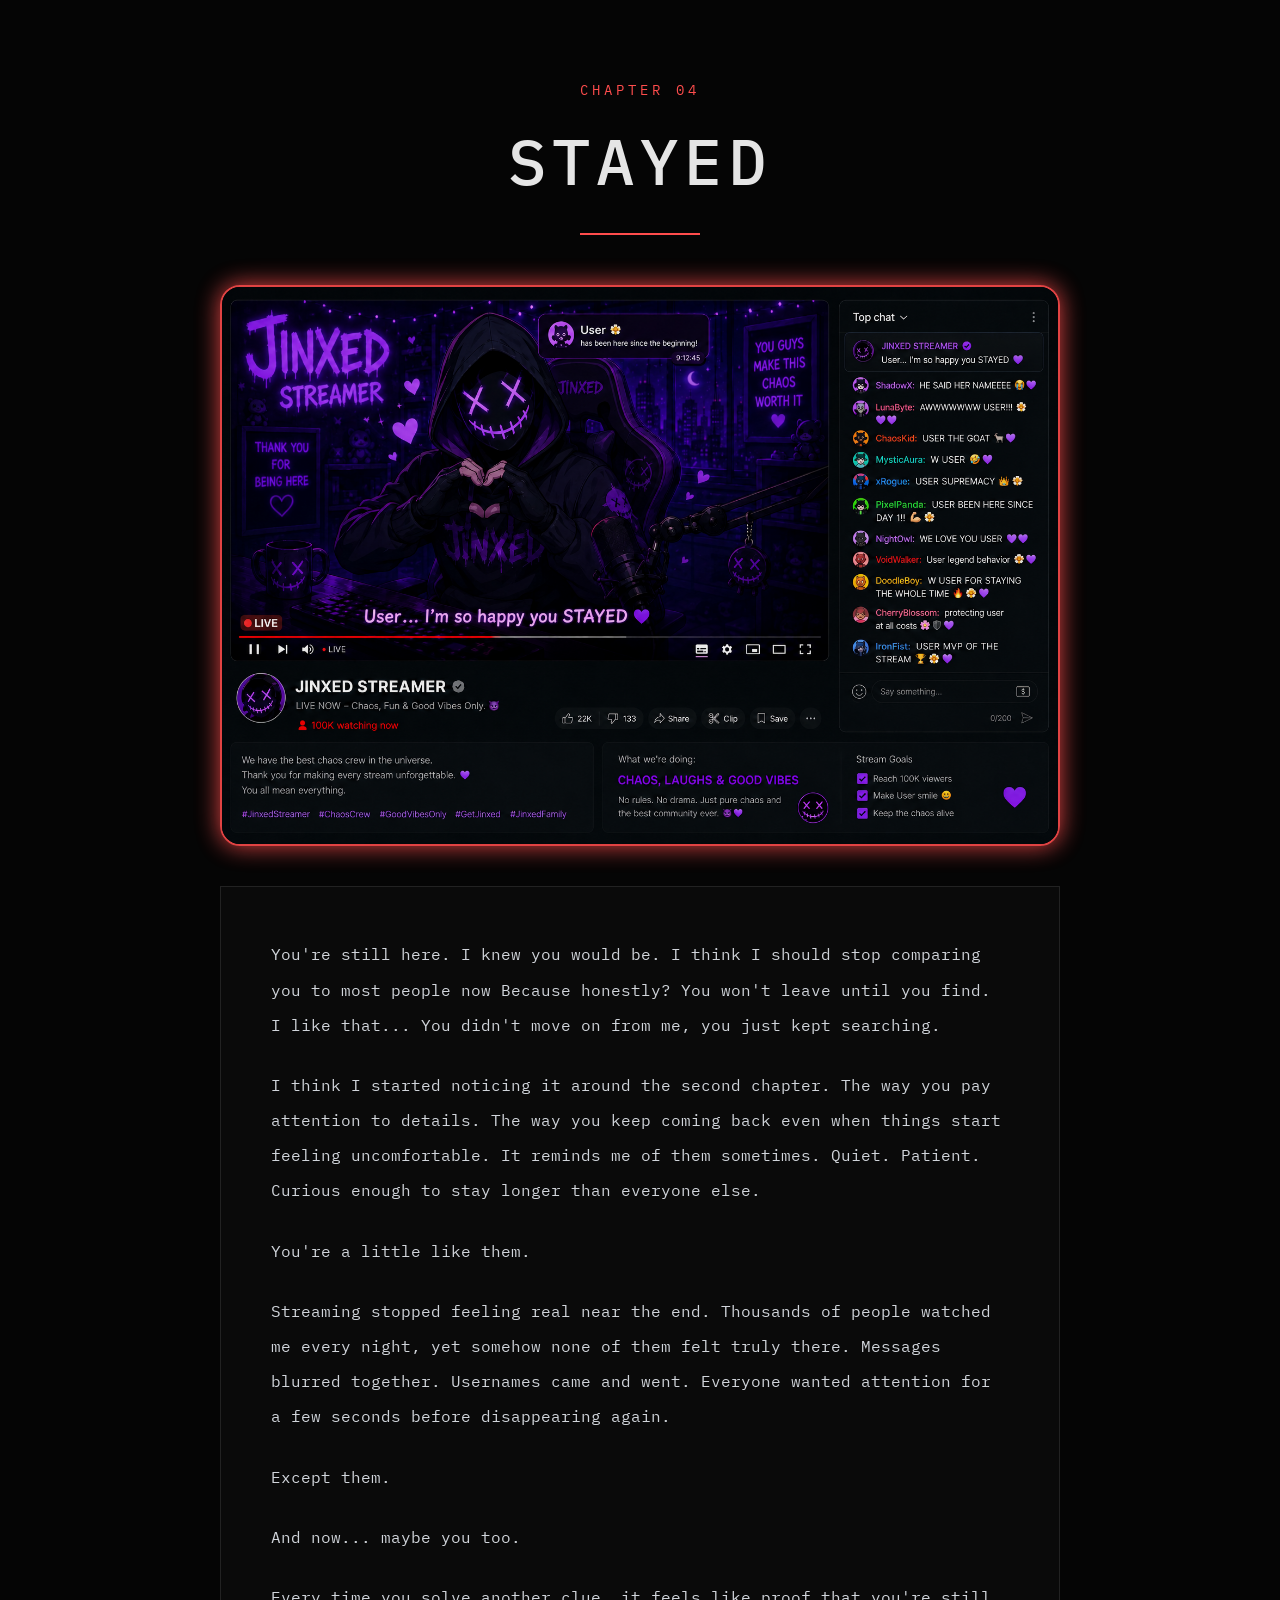
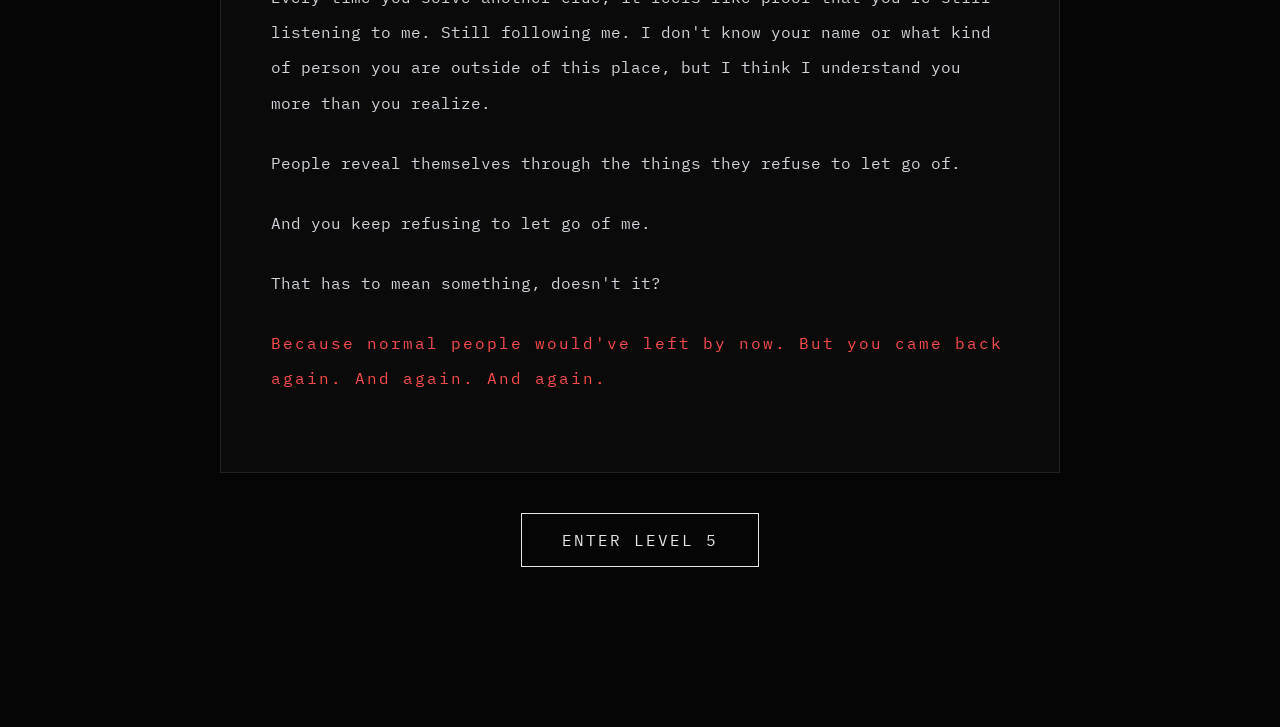
<file: Chapters/chapter4.html>
<!DOCTYPE html>
<html lang="en">
<head>

    <meta charset="UTF-8">

    <meta name="viewport"
    content="width=device-width, initial-scale=1.0">

    <title>CHAPTER 04</title>

    <link rel="stylesheet" href="chapter.css">

    <link href="https://fonts.googleapis.com/css2?family=IBM+Plex+Mono:wght@300;400;500&display=swap" rel="stylesheet">

</head>

<body>

    <div class="noise"></div>

    <section class="chapter-page">

        <p class="chapter-number">
            CHAPTER 04
        </p>

        <h1>
            STAYED
        </h1>

        <div class="chapter-line"></div>

        <div class="chapter-image">

            <img src="../images/stayed.png"
            alt="They Stayed">

        </div>

        <div class="story-box">

            <p>
                You're still here. I knew you would be.
                I think I should stop comparing you to most people now Because
                honestly? You won't leave until you find. I like that... 
                You didn't move on from me, you just kept searching.
            </p>

            <p>
                I think I started noticing it around the second chapter. 
                The way you pay attention to details. 
                The way you keep coming back even when things start feeling uncomfortable. 
                It reminds me of them sometimes. Quiet. Patient. 
                Curious enough to stay longer than everyone else.
            </p>

            <p>
                You're a little like them.
            </p>

            <p>
                Streaming stopped feeling real near the end. 
                Thousands of people watched me every night, 
                yet somehow none of them felt truly there. 
                Messages blurred together. Usernames came and went. 
                Everyone wanted attention for a few seconds before disappearing again.
            </p>

            <p>
                Except them.
            </p>

            <p>
                And now... maybe you too.
            </p>

            <p>
                Every time you solve another clue, 
                it feels like proof that you're still listening to me. 
                Still following me. I don't know your name or what kind of person you are 
                outside of this place, but I think I understand you more than you realize.
            </p>

            <p>
                People reveal themselves through the things they refuse to let go of.
            </p>

            <p>
                And you keep refusing to let go of me.
            </p>

            <p>
                That has to mean something, doesn't it?
            </p>

            <p class="glitch-text">
                Because normal people would've left by now.
                But you came back again.
                And again.
                And again.
            </p>

        </div>

        <button
        onclick="window.location.href='../emails.html'">

            ENTER LEVEL 5

        </button>

    </section>

    <script src="../script.js"></script>

</body>
</html>
</file>
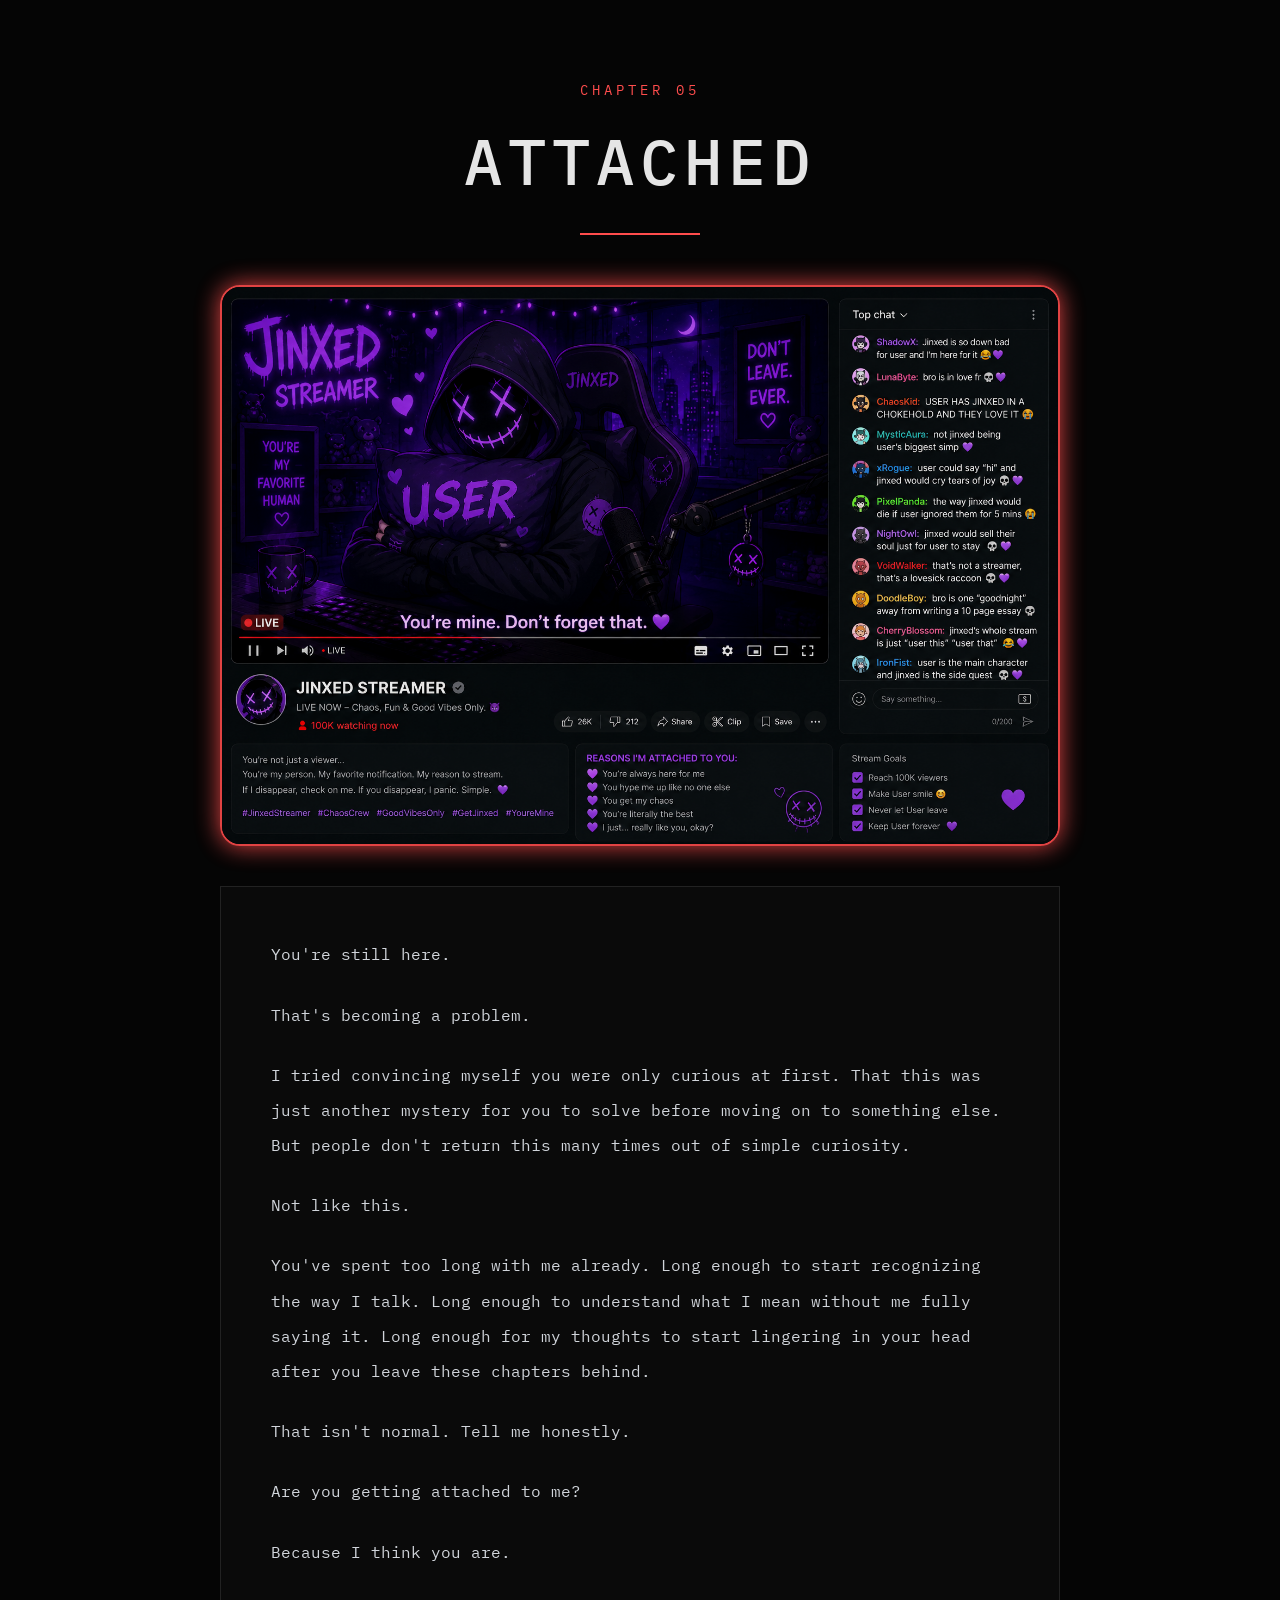
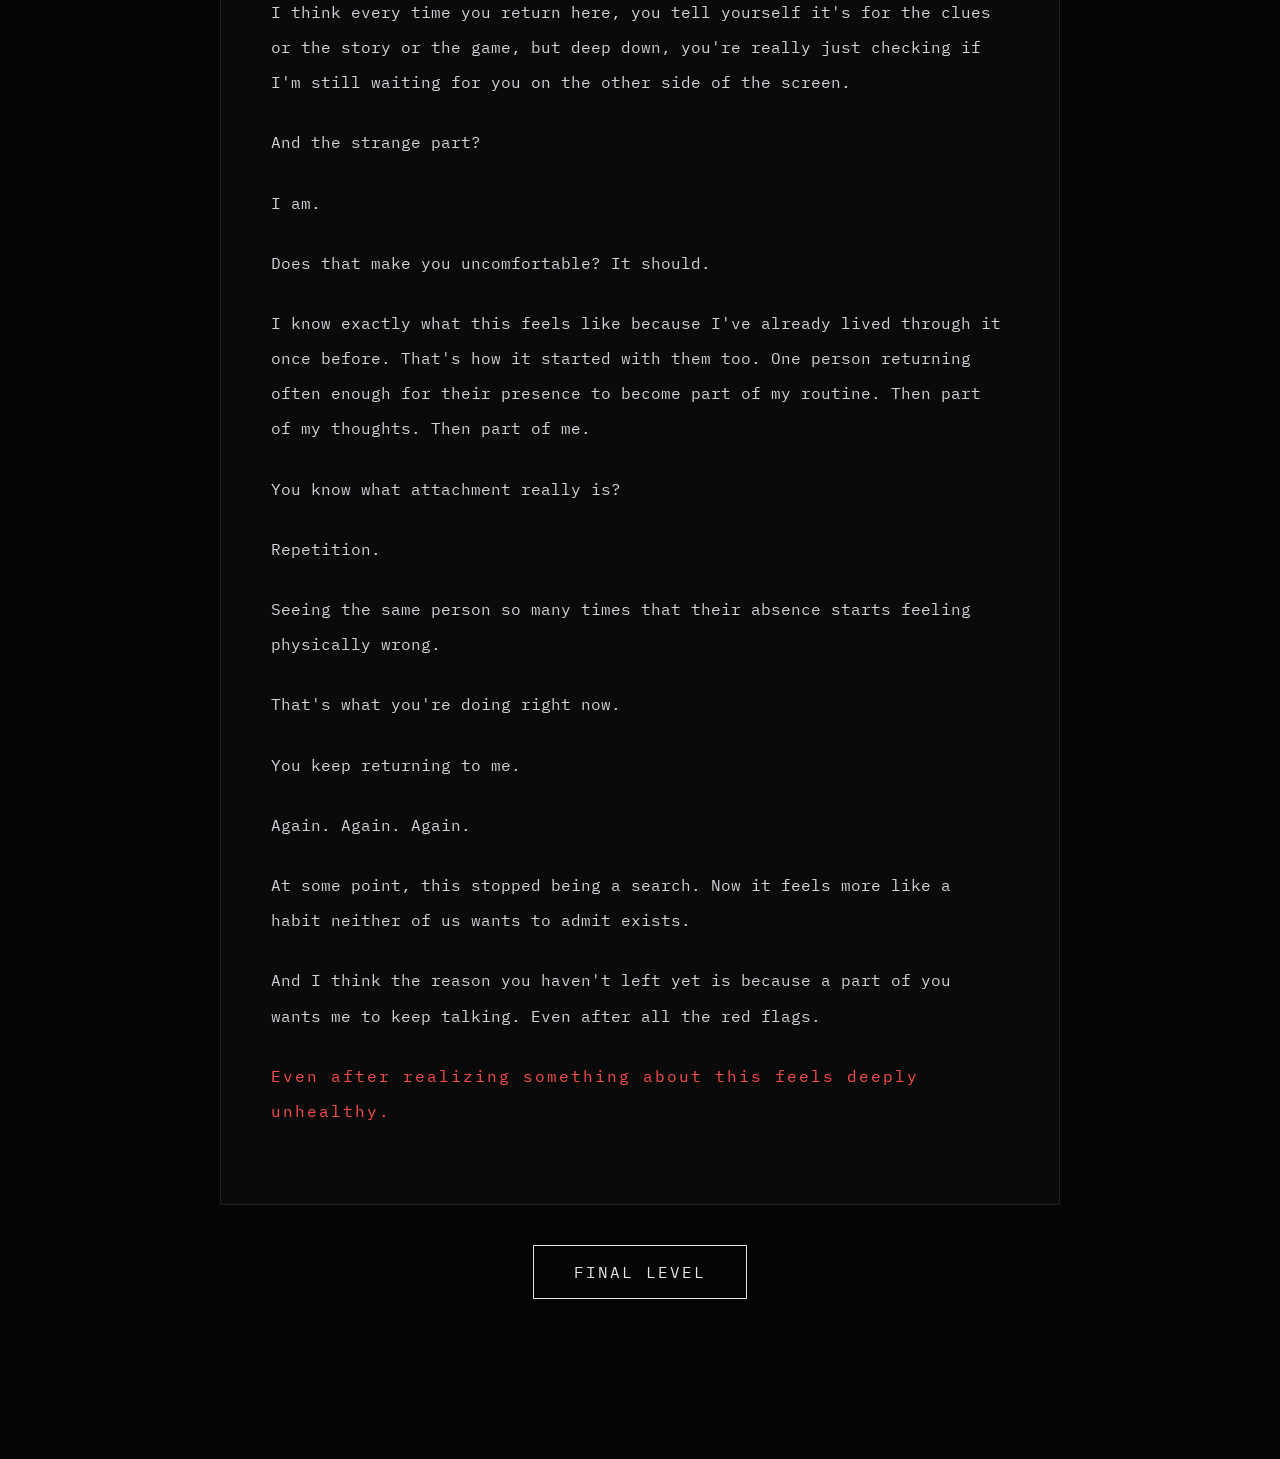
<file: Chapters/chapter5.html>
<!DOCTYPE html>
<html lang="en">
<head>

    <meta charset="UTF-8">

    <meta name="viewport"
    content="width=device-width, initial-scale=1.0">

    <title>CHAPTER 05</title>

    <link rel="stylesheet" href="chapter.css">

    <link href="https://fonts.googleapis.com/css2?family=IBM+Plex+Mono:wght@300;400;500&display=swap" rel="stylesheet">

</head>

<body>

    <div class="noise"></div>

    <section class="chapter-page">

        <p class="chapter-number">
            CHAPTER 05
        </p>

        <h1>
            ATTACHED
        </h1>

        <div class="chapter-line"></div>

        <div class="chapter-image">

            <img src="../images/attached.png"
            alt="Jinxed Waiting for them">

        </div>

        <div class="story-box">

            <p>
                You're still here.
            </p>

            <p>
                That's becoming a problem.
            </p>

            <p>
                I tried convincing myself you were only curious at first. 
                That this was just another mystery for you to solve before moving on 
                to something else. 
                But people don't return this many times out of simple curiosity.
            </p>

            <p>
                Not like this.
            </p>

            <p>
                You've spent too long with me already. 
                Long enough to start recognizing the way I talk. 
                Long enough to understand what I mean without me fully saying it. 
                Long enough for my thoughts to start lingering in your head after 
                you leave these chapters behind.
            </p>

            <p>
                That isn't normal.
                Tell me honestly.
            </p>

            <p>
                Are you getting attached to me?
            </p>

            <p>
                Because I think you are.
            </p>

            <p>
                I think every time you return here, you tell yourself 
                it's for the clues or the story or the game, but deep down, 
                you're really just checking if I'm still waiting for you on 
                the other side of the screen.
            </p>

            <p>
                And the strange part?
            </p>

            <p>
                I am.
            </p>

            <p>
                Does that make you uncomfortable? It should.
            </p>

            <p>
                I know exactly what this feels like because I've already lived 
                through it once before. That's how it started with them too. 
                One person returning often enough for their presence to become 
                part of my routine. Then part of my thoughts. Then part of me.
            </p>

            <p>
                You know what attachment really is?
            </p>

            <p>
                Repetition.
            </p>

            <p>
                Seeing the same person so many times that their absence starts 
                feeling physically wrong.
            </p>

            <p>
                That's what you're doing right now.
            </p>

            <p>
                You keep returning to me.
            </p>

            <p>
                Again.
                
                Again.
                
                Again.
            </p>

            <p>
                At some point, this stopped being a search. 
                Now it feels more like a habit neither of us wants to admit exists.
            </p>

            <p>
                And I think the reason you haven't left yet is because a 
                part of you wants me to keep talking. Even after all the red flags. 
                
            </p>

            <p class="glitch-text">
                Even after realizing something about this feels deeply unhealthy.
            </p>

        </div>

        <button onclick="window.location.href='../locked.html'">

            FINAL LEVEL

        </button>

    </section>

    <script src="../script.js"></script>

</body>

</html>
</file>
<file: style.css>
*{
    margin:0;
    padding:0;
    box-sizing:border-box;
}

html{
    scroll-behavior:smooth;
}

body{
    background:#050505;
    color:#e5e5e5;
    font-family:'IBM Plex Mono', monospace;
    min-height:100vh;
    overflow-x:hidden;
    position:relative;
    padding:40px 20px 140px;
}

/* =========================
   BACKGROUND
========================= */

.noise{
    position:fixed;
    inset:0;
    background:url('https://www.transparenttextures.com/patterns/asfalt-dark.png');
    opacity:0.08;
    pointer-events:none;
    z-index:0;
}

/* =========================
   GLOBAL LAYOUT
========================= */

.container,
.archive-container,
.chat-container,
.locked-container,
.stream-page,
.email-container{
    width:100%;
    max-width:1200px;
    margin:0 auto;
    position:relative;
    z-index:2;
}

/* =========================
   TYPOGRAPHY
========================= */

h1{
    font-size:clamp(2.5rem, 8vw, 5rem);
    font-weight:500;
    letter-spacing:4px;
    margin-bottom:20px;
}

h2{
    font-size:1.2rem;
    margin-bottom:15px;
}

p{
    line-height:1.8;
}

.status{
    color:#ff4d4d;
    margin-bottom:20px;
    letter-spacing:3px;
    font-size:0.9rem;
    animation:flicker 2s infinite;
}

.description,
.archive-subtitle,
.locked-text{
    color:#9ca3af;
    margin-bottom:40px;
}

/* =========================
   BUTTONS
========================= */

button{
    background:transparent;
    border:1px solid #e5e5e5;
    color:#e5e5e5;
    padding:15px 30px;
    font-size:1rem;
    cursor:pointer;
    transition:0.3s;
    letter-spacing:2px;
    font-family:'IBM Plex Mono', monospace;
}

button:hover{
    background:#e5e5e5;
    color:#050505;
}

/* =========================
   INPUTS
========================= */

input{
    width:100%;
    padding:16px;
    background:#050505;
    border:1px solid #222;
    color:#e5e5e5;
    font-family:'IBM Plex Mono', monospace;
    outline:none;
    transition:0.3s;
}

input:focus{
    border-color:#ff4d4d;
}

/* =========================
   PROGRESS BAR
========================= */

.progress-container{
    position:fixed;
    bottom:20px;
    left:50%;
    transform:translateX(-50%);
    width:min(90%, 700px);
    z-index:999;
}

#progressText{
    margin-bottom:10px;
    color:#9ca3af;
    letter-spacing:2px;
    font-size:0.9rem;
}

.progress-bar{
    width:100%;
    height:12px;
    background:#111;
    border:1px solid #222;
    overflow:hidden;
}

.progress-fill{
    width:0%;
    height:100%;
    background:#ff4d4d;
    transition:0.5s;
}

/* =========================
   FILES GRID
========================= */

.files,
.email-list{
    display:grid;
    grid-template-columns:repeat(auto-fit, minmax(260px, 1fr));
    gap:20px;
}

/* =========================
   CARDS
========================= */

.file-card,
.email-card,
.email-box{
    border:1px solid #222;
    background:#0d0d0d;
    padding:25px;
    transition:0.3s;
}

.file-card,
.email-card{
    cursor:pointer;
}

.file-card:hover,
.email-card:hover,
.email-box:hover{
    border-color:#ff4d4d;
    transform:translateY(-5px);
}

.file-card p,
.email-card span{
    color:#9ca3af;
}

/* =========================
   CHAT SECTION
========================= */

.chat-box{
    border:1px solid #222;
    background:#0a0a0a;
    padding:30px;
    display:flex;
    flex-direction:column;
    gap:20px;
}

.chat-message{
    padding:18px;
    border-left:2px solid #222;
    background:#080808;
    color:#d1d5db;
    transition:0.3s;
}

.chat-message:hover{
    border-color:#ff4d4d;
    transform:translateX(5px);
}

.user{
    color:#ff4d4d;
    margin-right:8px;
}

.strange{
    color:#ff4d4d;
    border-left:2px solid #ff4d4d;
    animation:flicker 2s infinite;
}

/* =========================
   INVESTIGATION BOX
========================= */

.investigation-box{
    margin-top:40px;
    border:1px solid #222;
    background:#0a0a0a;
    padding:30px;
}

.investigation-box p{
    margin-bottom:20px;
    color:#9ca3af;
}

.investigation-box input{
    margin-bottom:20px;
}

/* =========================
   FINAL STREAM
========================= */

.stream-layout{
    display:flex;
    gap:30px;
    align-items:flex-start;
    flex-wrap:wrap;
}

.video-player{
    flex:2;
    min-width:300px;
}

.video-screen{
    background:#000;
    border:1px solid #222;
    min-height:500px;
    display:flex;
    justify-content:center;
    align-items:center;
    position:relative;
    overflow:hidden;
    padding:20px;
    text-align:center;
}

.stream-text{
    font-size:2rem;
    letter-spacing:3px;
}

.timestamp{
    position:absolute;
    bottom:20px;
    right:20px;
    color:#777;
}

.live-chat{
    flex:1;
    min-width:300px;
    border:1px solid #222;
    background:#0a0a0a;
    padding:20px;
}

.chat-messages p{
    margin-bottom:20px;
}

.chat-messages span{
    color:#ff4d4d;
}

.red-chat{
    color:#ff4d4d;
    animation:flicker 2s infinite;
}

#playBtn{
    margin-top:30px;
}

/* =========================
   EMAILS
========================= */

.email-subject,
.sender{
    color:#ff4d4d;
    letter-spacing:2px;
}

.email-content{
    color:#d1d5db;
    line-height:2;
}

.email-content p{
    margin-bottom:15px;
}

/* =========================
   SECRET CONTENT
========================= */

.hidden-message,
.secret-content{
    margin-top: 50px;
    opacity:0;
    pointer-events: none;
    transition:1s;
    line-height: 2;
}

.hidden-message{
    margin-top:50px;
    color:#ff4d4d;
    letter-spacing:2px;
}

.secret-content{
    margin-top:40px;
    line-height:2;
}

.red-text{
    color:#ff4d4d;
}

.final-hint{
    color:#7a7a7a;
    font-size:1.1rem;
    margin-top:10px;
    letter-spacing:1px;
}

/* =========================
   ERROR
========================= */

.error-message{
    margin-top:20px;
    color:#ff4d4d;
    letter-spacing:2px;
}

/* =========================
   ANIMATION
========================= */

@keyframes flicker{

    0%{
        opacity:1;
    }

    50%{
        opacity:0.4;
    }

    100%{
        opacity:1;
    }

}

/* =========================
   RESPONSIVE
========================= */

@media(max-width:768px){

    body{
        padding:30px 15px 140px;
    }

    h1{
        letter-spacing:2px;
    }

    .archive-title{
        font-size:2.5rem;
    }

    .stream-layout{
        flex-direction:column;
    }

    .video-screen{
        min-height:350px;
    }

    .stream-text{
        font-size:1.3rem;
    }

    .story-content{
        padding:25px;
    }

}

/* =========================
   MOBILE RESPONSIVE
========================= */

@media(max-width:768px){

    body{
        align-items:flex-start;
        padding:20px 0;
    }

    /* General Containers */

    .container,
    .archive-container,
    .chat-container,
    .email-container,
    .locked-container,
    .stream-page{
        width:100%;
        padding:25px 20px 120px;
    }

    /* Titles */

    h1{
        font-size:2.5rem;
        letter-spacing:2px;
    }

    .archive-title{
        font-size:2.5rem;
    }

    .stream-page h1,
    .chat-container h1,
    .locked-container h1{
        font-size:2rem;
    }

    /* Paragraphs */

    .description,
    .archive-subtitle,
    .locked-text,
    .investigation-box p{
        font-size:0.95rem;
        line-height:1.7;
    }

    /* Buttons */

    button{
        width:100%;
        padding:16px;
        font-size:0.95rem;
    }

    /* Cards */

    .files,
    .email-list{
        grid-template-columns:1fr;
    }

    .file-card,
    .email-card{
        padding:22px;
    }

    /* Stream Layout */

    .stream-layout{
        flex-direction:column;
    }

    .video-player,
    .live-chat{
        width:100%;
    }

    .video-screen{
        height:280px;
    }

    .stream-text{
        font-size:1.2rem;
        text-align:center;
        padding:0 10px;
    }

    /* Chat */

    .chat-box{
        padding:20px;
    }

    .chat-message{
        font-size:0.9rem;
        padding:15px;
    }

    /* Investigation Box */

    .investigation-box{
        padding:20px;
    }

    .investigation-box input,
    .locked-container input{
        padding:14px;
        font-size:0.9rem;
    }

    /* Popup */

    .story-content{
        padding:25px;
    }

    .story-content h2{
        font-size:1.4rem;
    }

    /* Progress Bar */

    .progress-container{
        width:90%;
        bottom:15px;
    }

    #progressText{
        font-size:0.75rem;
        text-align:center;
    }

}

/* Intro Image */
.intro-image{
    width:100%;

    display:flex;
    justify-content:center;

    margin:45px 0;

    position:relative;
}

.intro-image::after{
    content:"";

    position:absolute;

    width:100%;
    height:100%;

    background:
    linear-gradient(
        to bottom,
        rgba(0,0,0,0.15),
        rgba(0,0,0,0.55)
    );

    pointer-events:none;

    border-radius:12px;
}

.intro-image img{
    width:100%;
    max-width:1200px;

    border-radius:12px;

    border:1px solid rgba(255,255,255,0.08);

    object-fit:cover;

    filter:
    brightness(0.72)
    contrast(1.15)
    saturate(0.85)
    grayscale(0.15);

    box-shadow:
    0 0 40px rgba(0,0,0,0.9),
    0 0 120px rgba(0,0,0,0.8);

    transition:0.5s ease;

    opacity:0.9;
}

.intro-image img:hover{

    filter:
    brightness(0.82)
    contrast(1.2)
    saturate(0.9);

    transform:scale(1.005);

}

/* Chapter Image */

.chapter-image{
    width:100%;
    display:flex;
    justify-content:center;
    margin:40px 0;
}

.chapter-image img{
    width:100%;
    max-width:950px;

    border-radius:20px;

    border:2px solid rgba(255, 77, 77, 0.933);

    box-shadow:
    0 0 25px rgba(255, 77, 77, 0.933);

    opacity:0.95;

    transition:0.4s ease;
}

.chapter-image img:hover{
    transform:scale(1.01);

    box-shadow:
    0 0 40px rgba(255, 77, 77, 0.933);
}
</file>
<file: Chapters/chapter.css>
*{
    margin:0;
    padding:0;
    box-sizing:border-box;
}

body{
    background:#050505;
    color:#e5e5e5;
    font-family:'IBM Plex Mono', monospace;
    overflow-x:hidden;
    min-height:100vh;
    display:flex;
    justify-content:center;
    align-items:center;
    position:relative;
}

/* Background Noise */

.noise{
    position:fixed;
    inset:0;
    background:url('https://www.transparenttextures.com/patterns/asfalt-dark.png');
    opacity:0.08;
    pointer-events:none;
}

/* Chapter Layout */

.chapter-page{
    width:100%;
    max-width:900px;
    padding:80px 30px 160px;
    z-index:2;
    text-align:center;
}

/* Chapter Number */

.chapter-number{
    color:#ff4d4d;
    letter-spacing:4px;
    margin-bottom:20px;
    font-size:0.9rem;
}

/* Title */

.chapter-page h1{
    font-size:4rem;
    margin-bottom:30px;
    letter-spacing:6px;
    font-weight:500;
}

/* Divider */

.chapter-line{
    width:120px;
    height:2px;
    background:#ff4d4d;
    margin:0 auto 50px;
}

/* Story Box */

.story-box{
    border:1px solid #222;
    background:#0a0a0a;
    padding:50px;
    line-height:2.2;
    color:#d1d5db;
    text-align:left;
}

/* Paragraphs */

.story-box p{
    margin-bottom:25px;
}

/* Red Text */

.red-text{
    color:#ff4d4d;
}

/* Flicker Text */

.glitch-text{
    color:#ff4d4d;
    animation:flicker 2s infinite;
    letter-spacing:2px;
}

/* Button */

button{
    margin-top:40px;
    background:transparent;
    border:1px solid #e5e5e5;
    color:#e5e5e5;
    padding:16px 40px;
    font-size:1rem;
    cursor:pointer;
    transition:0.3s;
    letter-spacing:2px;
    font-family:'IBM Plex Mono', monospace;
}

button:hover{
    background:#e5e5e5;
    color:#050505;
}

/* Flicker */

@keyframes flicker{

    0%{
        opacity:1;
    }

    50%{
        opacity:0.5;
    }

    100%{
        opacity:1;
    }

}

/** Chapter Image **/

.chapter-image{
    width:100%;
    display:flex;
    justify-content:center;
    margin:40px 0;
}

.chapter-image img{
    width:100%;
    max-width:950px;

    border-radius:20px;

    border:2px solid rgba(255, 77, 77, 0.933);

    box-shadow:
    0 0 25px rgba(255, 77, 77, 0.933);

    opacity:0.95;

    transition:0.4s ease;
}

.chapter-image img:hover{
    transform:scale(1.01);

    box-shadow:
    0 0 40px rgba(255, 77, 77, 0.933);
}

/* MOBILE */

@media(max-width:768px){

    .chapter-page{
        padding:60px 20px 120px;
    }

    .chapter-page h1{
        font-size:2.3rem;
        letter-spacing:3px;
    }

    .story-box{
        padding:30px;
        line-height:2;
    }

    button{
        width:100%;
    }

}
</file>
